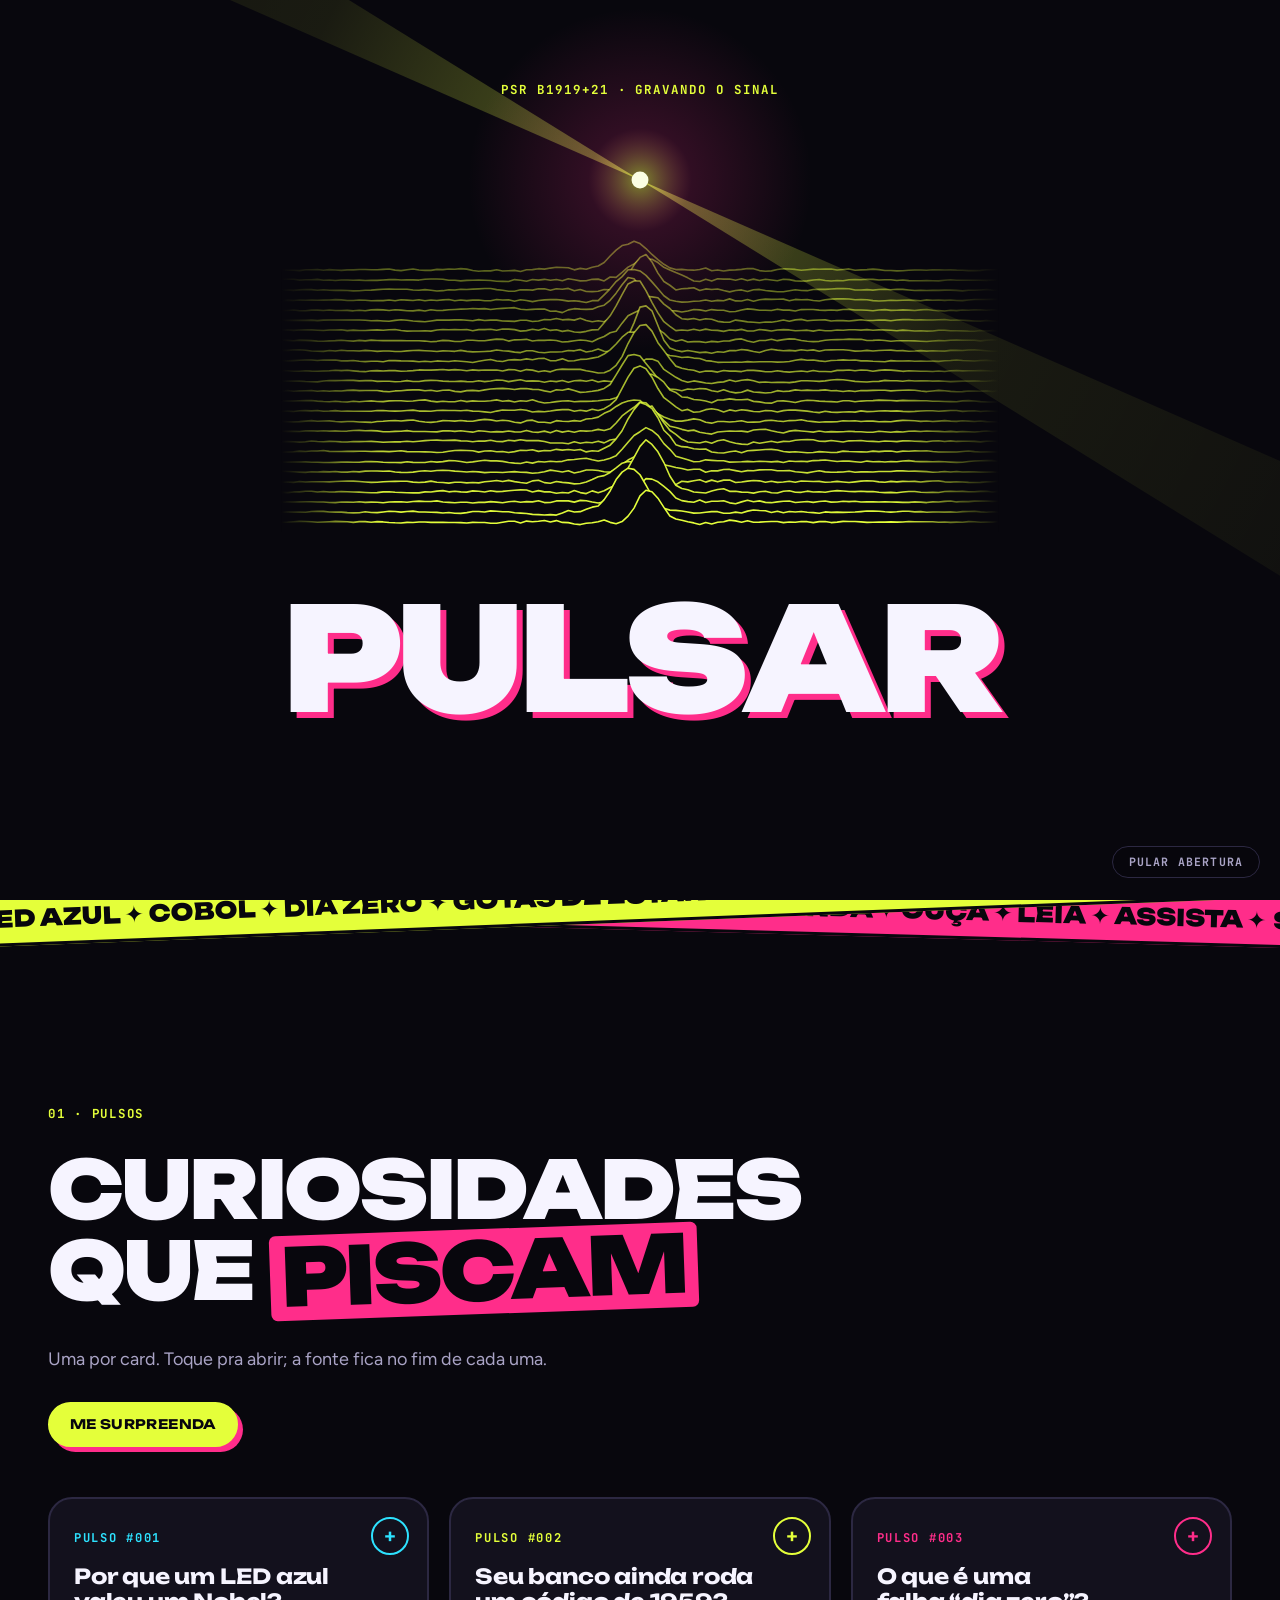
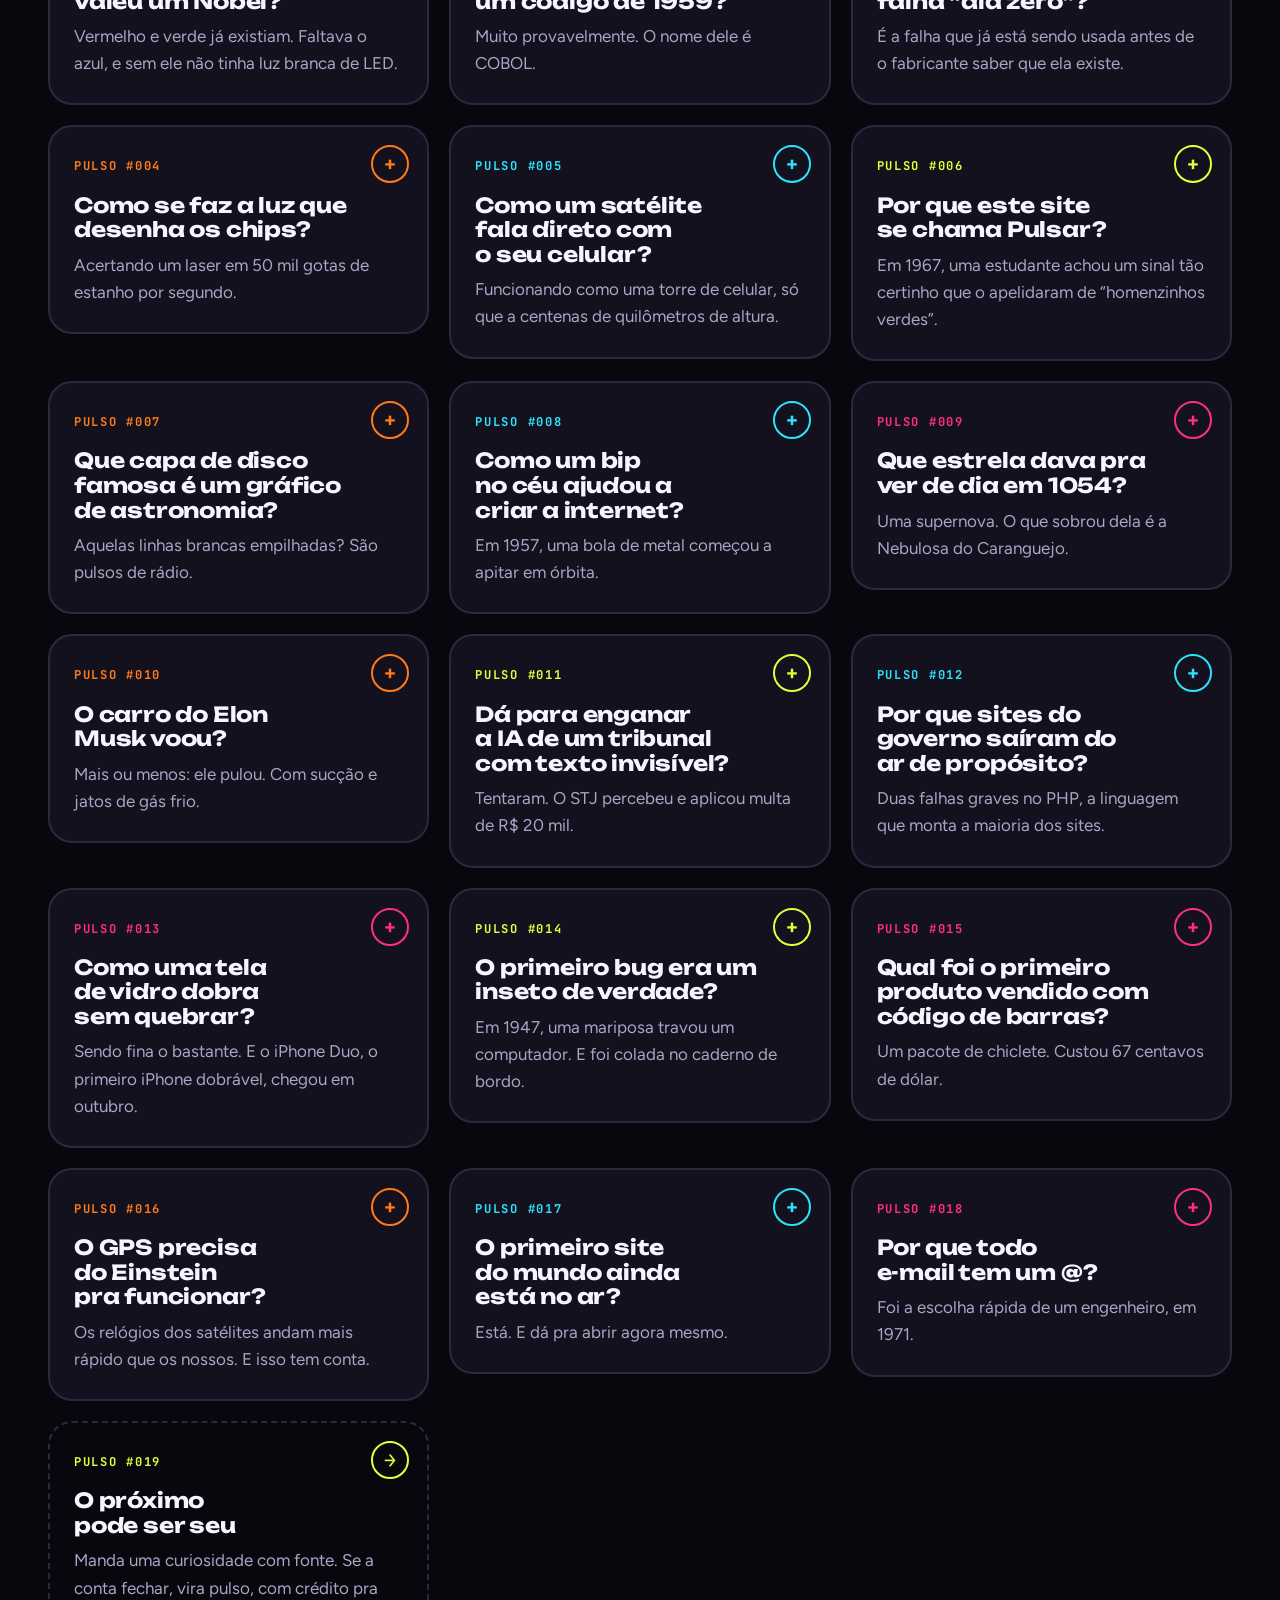
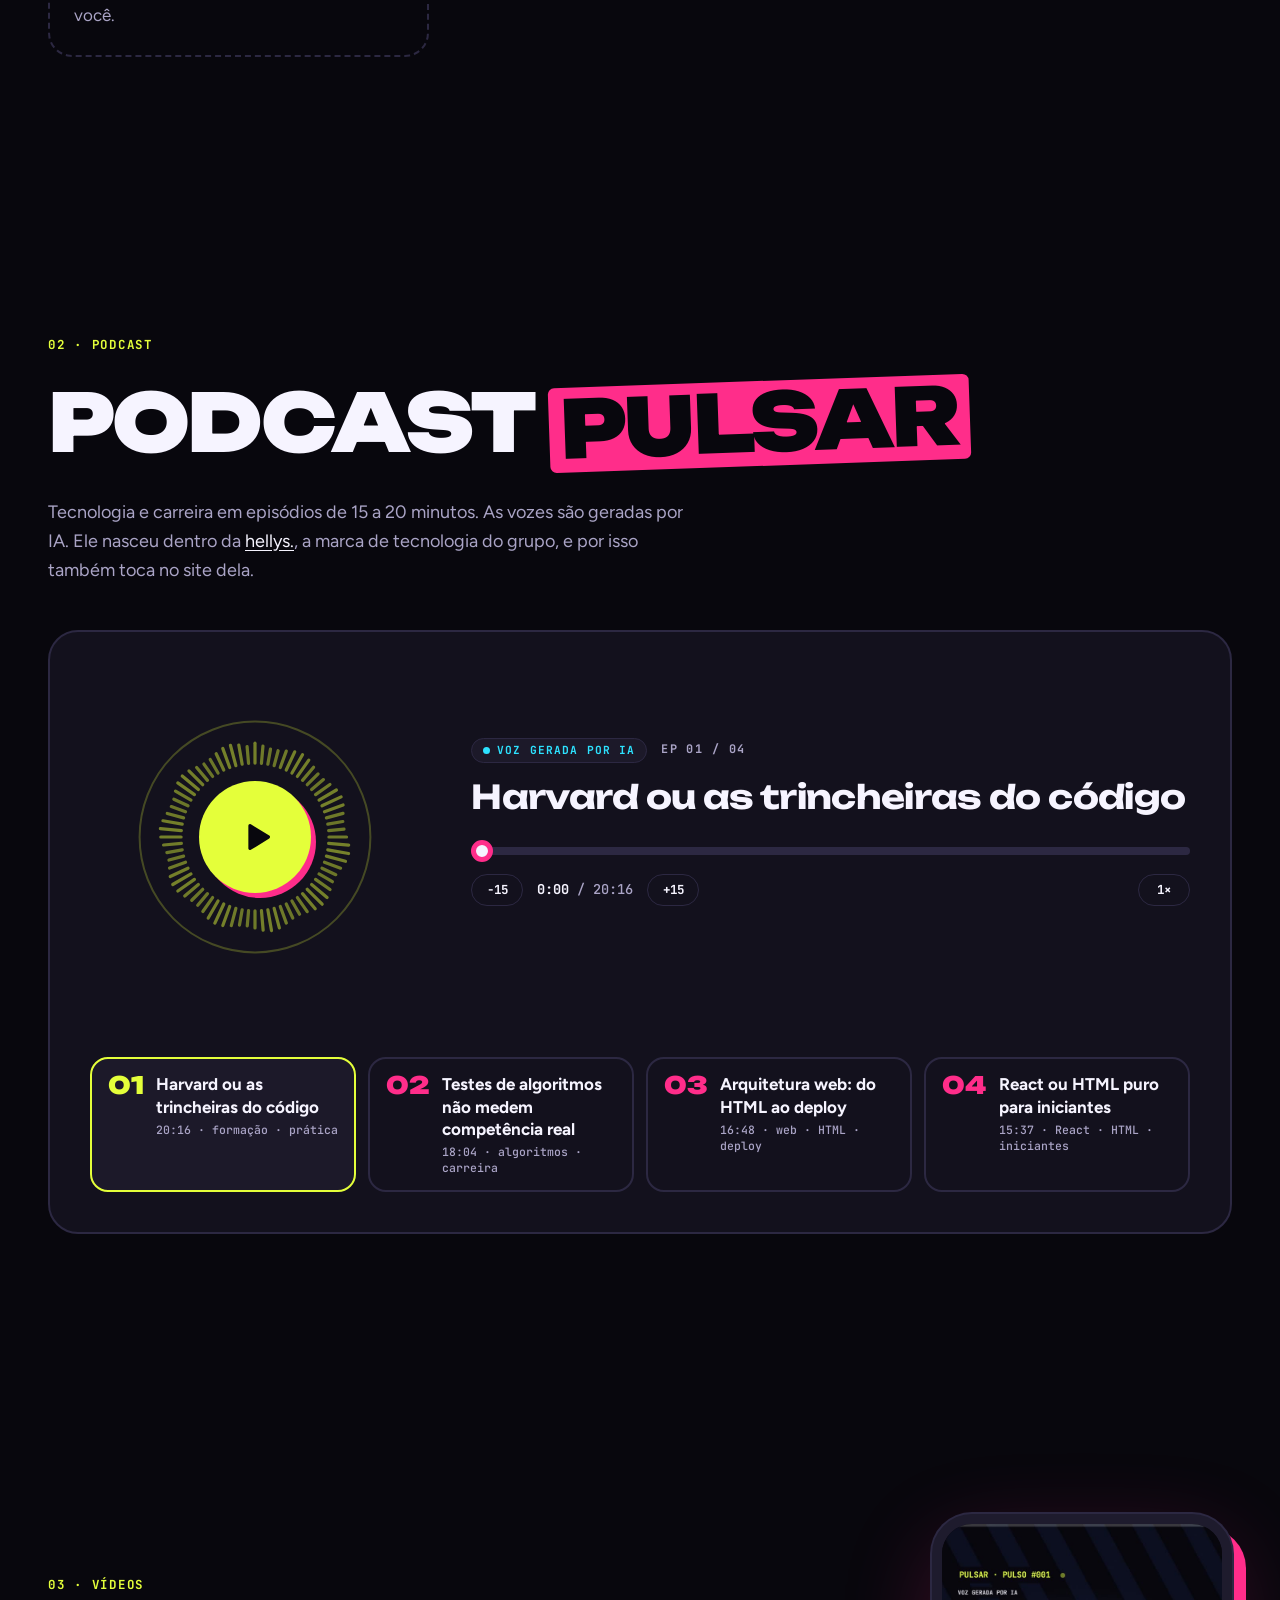
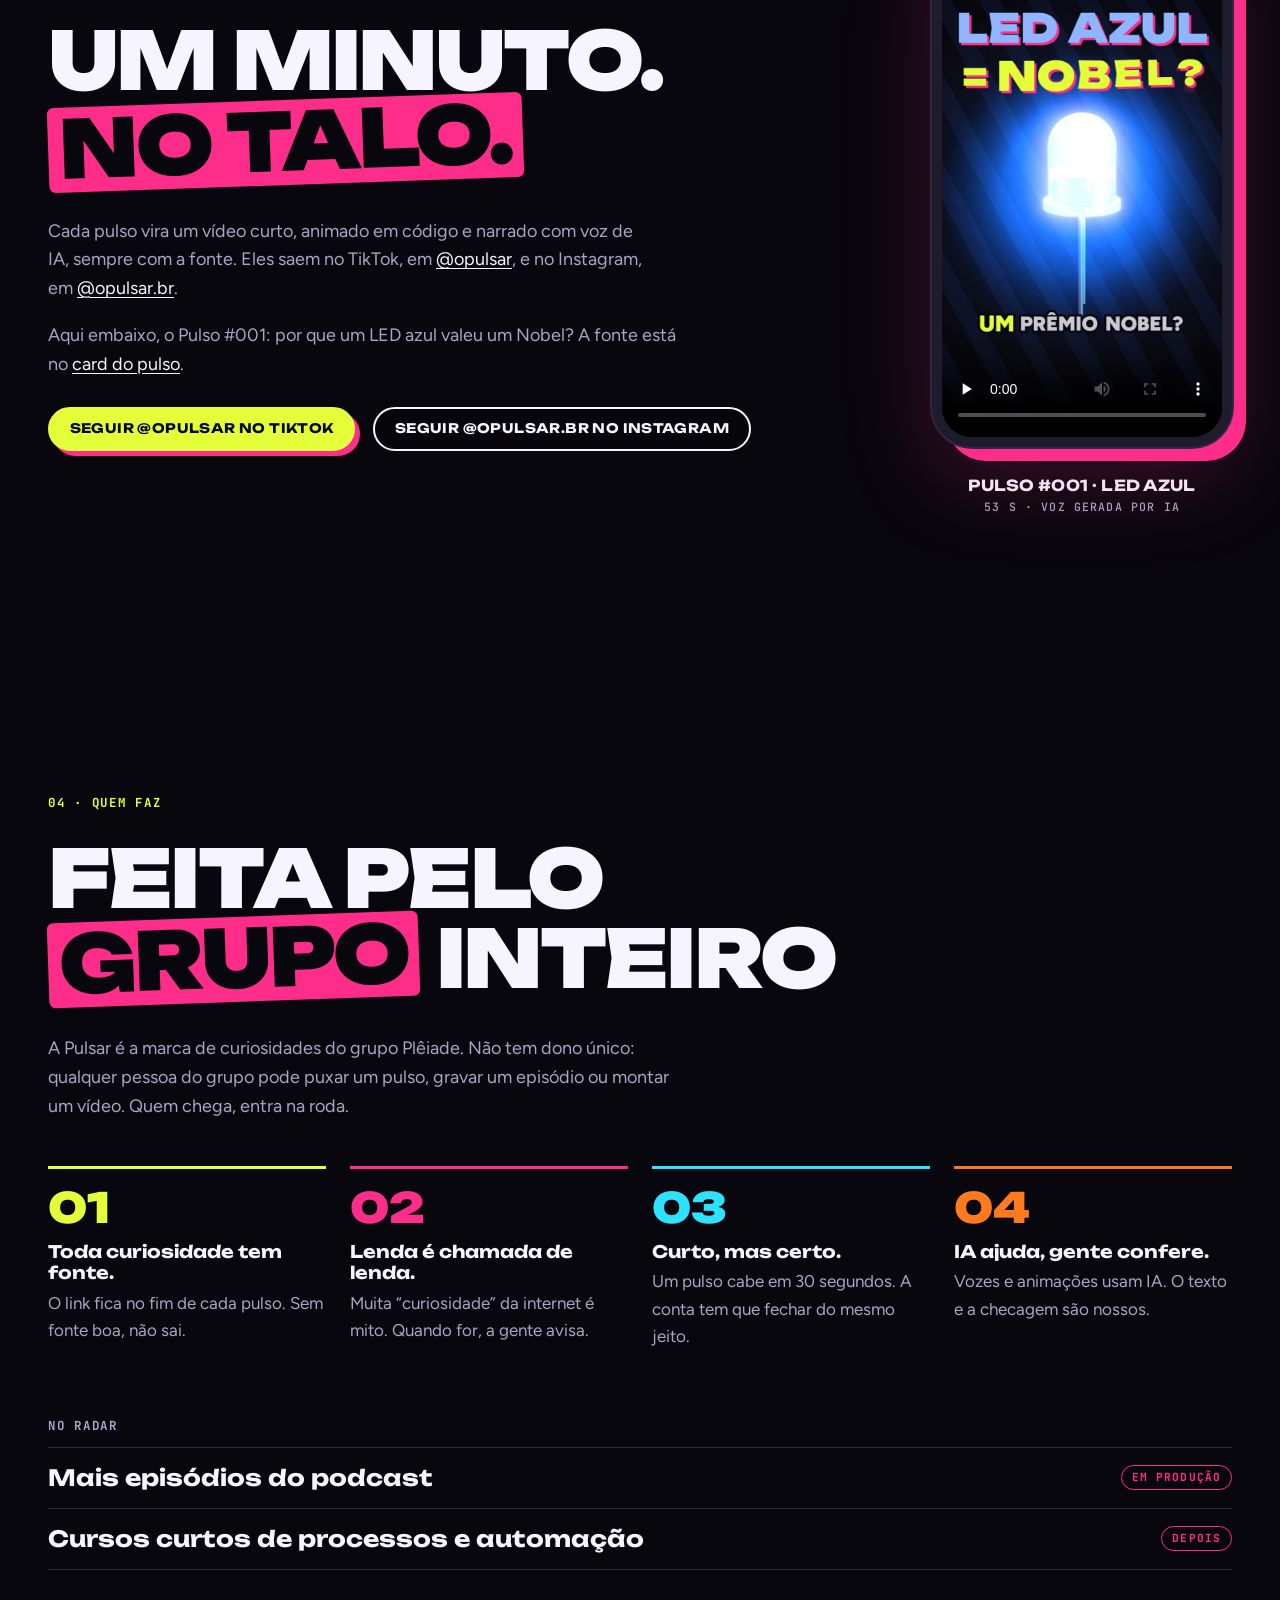
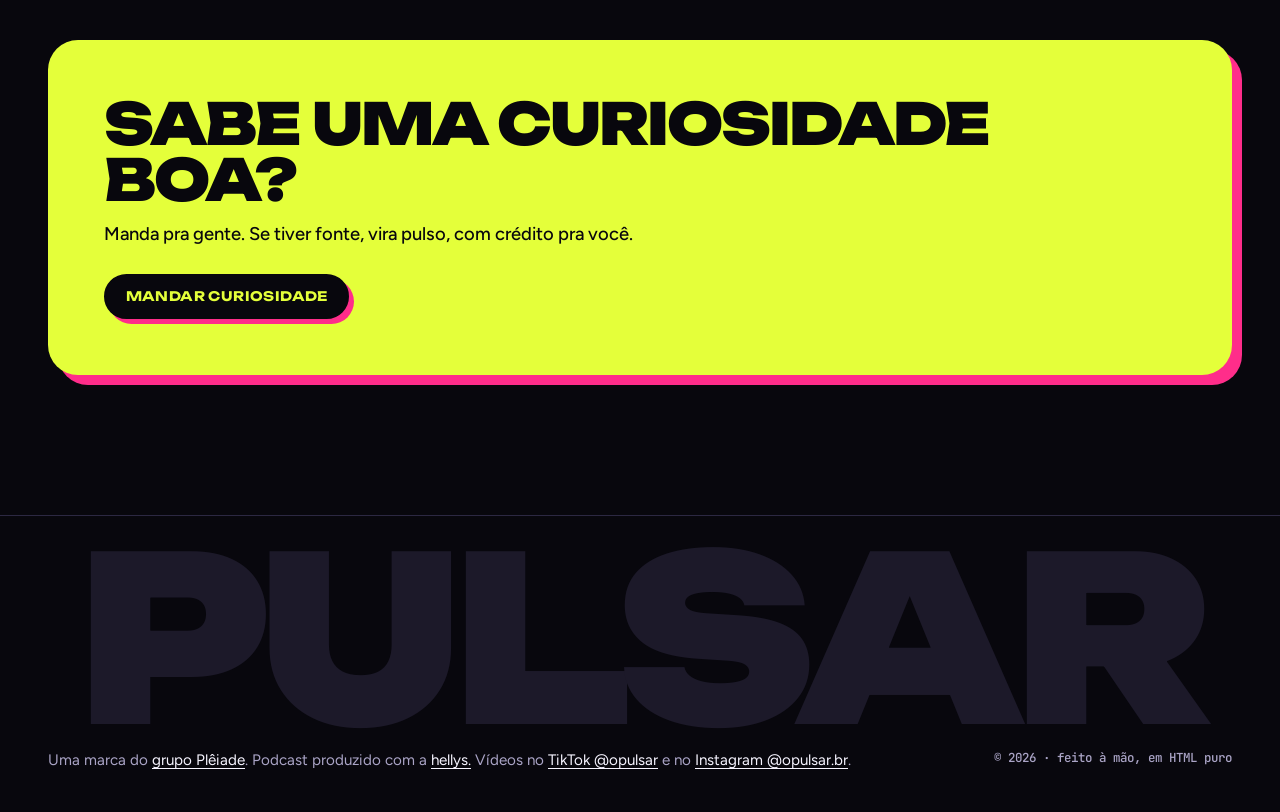
<file: public/index.html>
<!doctype html>
<html lang="pt-BR">
<head>
<meta charset="utf-8">
<meta name="viewport" content="width=device-width, initial-scale=1">
<title>Pulsar · curiosidades de tecnologia</title>
<meta name="description" content="Curiosidades de tecnologia em pulsos curtos, sempre com fonte: o LED azul, o COBOL dos bancos, o Sputnik, a estrela de 1054. Podcast e vídeos. Uma marca do grupo Plêiade.">
<meta name="theme-color" content="#08070d">
<meta property="og:type" content="website">
<meta property="og:locale" content="pt_BR">
<meta property="og:site_name" content="Pulsar">
<meta property="og:title" content="Pulsar · curiosidades de tecnologia">
<meta property="og:description" content="A história por trás do que você usa todo dia, em pulsos curtos e sempre com fonte. Uma marca do grupo Plêiade.">
<meta property="og:url" content="https://opulsar.com.br/">
<meta property="og:image" content="https://opulsar.com.br/og.jpg">
<meta property="og:image:width" content="1200">
<meta property="og:image:height" content="630">
<meta property="og:image:alt" content="PULSAR, curiosidades de tecnologia, sobre um pulsar com linhas de pulso empilhadas">
<meta name="twitter:card" content="summary_large_image">
<link rel="icon" href="data:image/svg+xml,%3Csvg xmlns='http://www.w3.org/2000/svg' viewBox='0 0 32 32'%3E%3Crect width='32' height='32' rx='8' fill='%2308070d'/%3E%3Cpath d='M16 16 25.5 2.5 29.5 6.5Z M16 16 6.5 29.5 2.5 25.5Z' fill='%23e4ff3a'/%3E%3Ccircle cx='16' cy='16' r='4.6' fill='%23e4ff3a'/%3E%3C/svg%3E">
<link rel="preconnect" href="https://fonts.googleapis.com">
<link rel="preconnect" href="https://fonts.gstatic.com" crossorigin>
<link rel="stylesheet" href="https://fonts.googleapis.com/css2?family=Figtree:wght@400;500;600;700&family=JetBrains+Mono:wght@500;700&family=Unbounded:wght@500;700;900&display=swap">
<link rel="stylesheet" href="estilo.css">
<script>
(function () {
  var h = document.documentElement;
  h.classList.add("js");
  // A abertura roda uma vez por visita; nunca para quem pede menos movimento nem quando o link aponta para uma parte da página
  try {
    if (!matchMedia("(prefers-reduced-motion: reduce)").matches && !location.hash && sessionStorage.getItem("pulsar:abertura") !== "vista") {
      h.classList.add("com-abertura");
      setTimeout(function () { h.classList.remove("com-abertura"); }, 8000); // rede de segurança se o site.js não carregar
    }
  } catch (e) {}
})();
</script>
<script src="site.js" defer></script>
</head>
<body>
<div class="abertura">
  <canvas class="abertura-ceu" aria-hidden="true"></canvas>
  <p class="abertura-rotulo" aria-hidden="true">PSR B1919+21 · gravando o sinal</p>
  <p class="abertura-palavra" aria-hidden="true"><span style="--i:0">P</span><span style="--i:1">U</span><span style="--i:2">L</span><span style="--i:3">S</span><span style="--i:4">A</span><span style="--i:5">R</span></p>
  <button class="abertura-pular" type="button">Pular abertura</button>
</div>
<a class="pular" href="#pulsos">Pular para as curiosidades</a>

<header class="topo">
  <a class="marca" href="#inicio" aria-label="Pulsar, voltar ao início">
    <svg class="marca-icone" viewBox="0 0 32 32" aria-hidden="true">
      <g class="marca-feixes"><path d="M16 16 25.5 2.5 29.5 6.5Z M16 16 6.5 29.5 2.5 25.5Z"/></g>
      <circle cx="16" cy="16" r="4.6"/>
    </svg>
    <span class="marca-nome">Pulsar</span>
  </a>
  <nav class="menu" aria-label="Seções">
    <a href="#pulsos">Pulsos</a>
    <a href="#podcast">Podcast</a>
    <a href="#videos">Vídeos</a>
    <a href="#sobre">Quem faz</a>
    <a href="https://www.tiktok.com/@opulsar" target="_blank" rel="noopener">TikTok ↗</a>
    <a href="https://www.instagram.com/opulsar.br/" target="_blank" rel="noopener">Instagram ↗</a>
  </nav>
</header>

<main>
  <section class="hero" id="inicio" aria-labelledby="hero-titulo">
    <canvas class="hero-ceu" aria-hidden="true"></canvas>
    <div class="hero-texto">
      <p class="kicker">PSR B1919+21 · pisca a cada 1,337 s</p>
      <h1 id="hero-titulo" class="palavra">
        <span class="sr">Pulsar</span>
        <span class="letras" aria-hidden="true"><span style="--i:0">P</span><span style="--i:1">U</span><span style="--i:2">L</span><span style="--i:3">S</span><span style="--i:4">A</span><span style="--i:5">R</span></span>
      </h1>
      <p class="lead">Curiosidades de tecnologia em pulsos curtos. A história por trás do que você usa todo dia, <mark>sempre com fonte</mark>.</p>
      <div class="acoes">
        <a class="botao botao-cheio" href="#pulsos">Ver os pulsos</a>
        <a class="botao botao-vazado" href="#podcast">Ouvir o podcast</a>
      </div>
      <div class="hero-rodape">
        <p class="contador">Desde que você chegou, o primeiro pulsar já piscou <b data-contador>0</b> <span data-vezes>vezes</span>. <a href="#pulso-006">Que pulsar?</a></p>
        <button class="som" type="button" aria-pressed="false">
          <svg viewBox="0 0 24 24" aria-hidden="true"><path d="M4 9.5h3.5L12 5.5v13l-4.5-4H4z" fill="currentColor"/><path class="som-ondas" d="M15.5 9a4 4 0 0 1 0 6M18 6.5a7.5 7.5 0 0 1 0 11" fill="none" stroke="currentColor" stroke-width="2" stroke-linecap="round"/></svg>
          <span data-som-rotulo>Ouvir o pulso</span>
        </button>
      </div>
    </div>
    <p class="dica" aria-hidden="true">clique no céu pra mandar um pulso</p>
  </section>

  <div class="faixas" aria-hidden="true">
    <div class="faixa faixa-a"><div class="faixa-trilho">
      <span>LED azul ✦ COBOL ✦ dia zero ✦ gotas de estanho ✦ satélite no celular ✦ homenzinhos verdes ✦ capa de disco ✦ Sputnik ✦ a estrela de 1054 ✦ carro do Elon ✦ texto invisível ✦ falha do PHP ✦ tela que dobra ✦ bug de 1947 ✦ código de barras ✦ GPS e Einstein ✦ primeiro site ✦ arroba ✦ </span><span>LED azul ✦ COBOL ✦ dia zero ✦ gotas de estanho ✦ satélite no celular ✦ homenzinhos verdes ✦ capa de disco ✦ Sputnik ✦ a estrela de 1054 ✦ carro do Elon ✦ texto invisível ✦ falha do PHP ✦ tela que dobra ✦ bug de 1947 ✦ código de barras ✦ GPS e Einstein ✦ primeiro site ✦ arroba ✦ </span>
    </div></div>
    <div class="faixa faixa-b"><div class="faixa-trilho">
      <span>sempre com fonte ✦ curto mas certo ✦ lenda é lenda ✦ ouça ✦ leia ✦ assista ✦ </span><span>sempre com fonte ✦ curto mas certo ✦ lenda é lenda ✦ ouça ✦ leia ✦ assista ✦ </span>
    </div></div>
  </div>

  <section class="secao" id="pulsos" aria-labelledby="pulsos-titulo">
    <div class="secao-topo revela">
      <p class="kicker">01 · Pulsos</p>
      <h2 id="pulsos-titulo" class="titulo">Curiosidades que <em>piscam</em></h2>
      <p class="sub">Uma por card. Toque pra abrir; a fonte fica no fim de cada uma.</p>
      <button class="botao botao-cheio surpresa" type="button">Me surpreenda</button>
    </div>

    <ol class="cards">
      <li class="card revela" id="pulso-001" style="--cor: var(--raio)">
        <div class="card-cabeca">
          <span class="card-num">Pulso #001</span>
          <h3 class="card-titulo"><button type="button" aria-expanded="false" aria-controls="pulso-001-corpo">Por que um LED azul valeu um Nobel?</button></h3>
          <p class="card-gancho">Vermelho e verde já existiam. Faltava o azul, e sem ele não tinha luz branca de LED.</p>
        </div>
        <div class="card-corpo" id="pulso-001-corpo"><div>
          <p>Os LEDs vermelhos existem desde os anos 1960, e os verdes vieram depois. O azul resistiu por uns 30 anos: o material certo, o nitreto de gálio, era dificílimo de cristalizar com qualidade.</p>
          <p>Entre o fim dos anos 1980 e o começo dos 1990, Isamu Akasaki e Hiroshi Amano, em Nagoya, e Shuji Nakamura, na Nichia, uma empresa química pequena do Japão, conseguiram. Com o azul, dá pra fazer luz branca: é só cobrir o LED com um fósforo amarelo. Daí vieram as lâmpadas de LED e a luz por trás de muita tela que você usa.</p>
          <p>Os três levaram o Nobel de Física de 2014, pela invenção do LED azul eficiente.</p>
          <p class="fonte">Fonte: <a href="https://www.nobelprize.org/prizes/physics/2014/press-release/" target="_blank" rel="noopener">comunicado do Prêmio Nobel de Física de 2014</a></p>
          <div class="card-acoes"><a class="card-compartilhar" href="#videos">Ver o vídeo</a><button class="card-compartilhar" type="button">Compartilhar</button></div>
        </div></div>
        <span class="card-mais" aria-hidden="true">+</span>
      </li>

      <li class="card revela" id="pulso-002" style="--cor: var(--pulso)">
        <div class="card-cabeca">
          <span class="card-num">Pulso #002</span>
          <h3 class="card-titulo"><button type="button" aria-expanded="false" aria-controls="pulso-002-corpo">Seu banco ainda roda um código de 1959?</button></h3>
          <p class="card-gancho">Muito provavelmente. O nome dele é COBOL.</p>
        </div>
        <div class="card-corpo" id="pulso-002-corpo"><div>
          <p>O COBOL nasceu em 1959, num comitê de empresas e do governo dos Estados Unidos, com base no trabalho de Grace Hopper. A ideia era escrever programa quase como se escreve em inglês, pensando em negócios: folha de pagamento, contas, banco.</p>
          <p>Em 2017, um levantamento da Reuters estimou que 43% dos sistemas bancários ainda usavam COBOL e que 95% das operações em caixa eletrônico passavam por ele. Trocar é caro e arriscado: são bilhões de linhas que funcionam há décadas. Em 2020, na pandemia, estados americanos chegaram a pedir voluntários que soubessem programar em COBOL.</p>
          <p class="fonte">Fontes: <a href="https://www.ibm.com/think/topics/cobol" target="_blank" rel="noopener">IBM</a> · <a href="https://www.bmc.com/blogs/cobol-trends/" target="_blank" rel="noopener">BMC, com os dados da Reuters</a> · <a href="https://en.wikipedia.org/wiki/COBOL" target="_blank" rel="noopener">Wikipedia</a></p>
          <div class="card-acoes"><a class="card-compartilhar" href="https://www.tiktok.com/@opulsar" target="_blank" rel="noopener">Ver no TikTok</a><button class="card-compartilhar" type="button">Compartilhar</button></div>
        </div></div>
        <span class="card-mais" aria-hidden="true">+</span>
      </li>

      <li class="card revela" id="pulso-003" style="--cor: var(--choque)">
        <div class="card-cabeca">
          <span class="card-num">Pulso #003</span>
          <h3 class="card-titulo"><button type="button" aria-expanded="false" aria-controls="pulso-003-corpo">O que é uma falha “dia zero”?</button></h3>
          <p class="card-gancho">É a falha que já está sendo usada antes de o fabricante saber que ela existe.</p>
        </div>
        <div class="card-corpo" id="pulso-003-corpo"><div>
          <p>O nome vem de quantos dias o fabricante teve para corrigir o problema: zero. Alguém descobre o erro primeiro e usa antes que exista correção. Por isso uma falha dessas vale muito dinheiro.</p>
          <p>O caso mais famoso é o Stuxnet, descoberto em 2010: o vírus usou quatro falhas dia zero do Windows de uma vez para atacar centrífugas nucleares no Irã. A defesa mais simples continua sendo atualizar o sistema. A Microsoft solta o pacote de correções toda segunda terça-feira do mês, a <i>Patch Tuesday</i>.</p>
          <p class="fonte">Fontes: <a href="https://en.wikipedia.org/wiki/Stuxnet" target="_blank" rel="noopener">Wikipedia (Stuxnet)</a> · <a href="https://en.wikipedia.org/wiki/Patch_Tuesday" target="_blank" rel="noopener">Wikipedia (Patch Tuesday)</a></p>
          <div class="card-acoes"><a class="card-compartilhar" href="https://www.tiktok.com/@opulsar" target="_blank" rel="noopener">Ver no TikTok</a><button class="card-compartilhar" type="button">Compartilhar</button></div>
        </div></div>
        <span class="card-mais" aria-hidden="true">+</span>
      </li>

      <li class="card revela" id="pulso-004" style="--cor: var(--brasa)">
        <div class="card-cabeca">
          <span class="card-num">Pulso #004</span>
          <h3 class="card-titulo"><button type="button" aria-expanded="false" aria-controls="pulso-004-corpo">Como se faz a luz que desenha os chips?</button></h3>
          <p class="card-gancho">Acertando um laser em 50 mil gotas de estanho por segundo.</p>
        </div>
        <div class="card-corpo" id="pulso-004-corpo"><div>
          <p>Os chips modernos têm detalhes tão pequenos que a luz comum é “grossa” demais para desenhá-los. A saída é a luz ultravioleta extrema (EUV), e só uma empresa no mundo faz essas máquinas: a ASML, da Holanda.</p>
          <p>A luz não vem pronta. Um gerador solta 50 mil gotinhas de estanho por segundo; um laser acerta cada uma, e o segundo pulso a transforma em plasma, a cerca de 500 mil graus, bem mais quente que a superfície do Sol. Como o ar engole essa luz, tudo acontece no vácuo, guiado por espelhos.</p>
          <p class="fonte">Fontes: <a href="https://www.asml.com/en/discover/hot-machines" target="_blank" rel="noopener">ASML, “The hottest thing about ASML machines”</a> · <a href="https://asml.com/company/about-asml/locations/san-diego" target="_blank" rel="noopener">ASML San Diego</a></p>
          <div class="card-acoes"><a class="card-compartilhar" href="https://www.tiktok.com/@opulsar" target="_blank" rel="noopener">Ver no TikTok</a><button class="card-compartilhar" type="button">Compartilhar</button></div>
        </div></div>
        <span class="card-mais" aria-hidden="true">+</span>
      </li>

      <li class="card revela" id="pulso-005" style="--cor: var(--raio)">
        <div class="card-cabeca">
          <span class="card-num">Pulso #005</span>
          <h3 class="card-titulo"><button type="button" aria-expanded="false" aria-controls="pulso-005-corpo">Como um satélite fala direto com o seu celular?</button></h3>
          <p class="card-gancho">Funcionando como uma torre de celular, só que a centenas de quilômetros de altura.</p>
        </div>
        <div class="card-corpo" id="pulso-005-corpo"><div>
          <p>A torre comum fica a poucos quilômetros; o satélite, a centenas, passando a quase 28 mil km/h. E o celular transmite com menos de um watt. Para ouvir um sinal tão fraco, esses satélites abrem antenas enormes: o protótipo BlueWalker 3, da AST SpaceMobile, tem 64 m², o tamanho de um apartamento pequeno.</p>
          <p>A conversa vai pulando de um satélite para outro, e a rede ainda corrige o efeito Doppler, o mesmo que muda o som da ambulância passando. Por isso o serviço começou com mensagens de texto, que precisam de pouquíssimo sinal.</p>
          <p class="fonte">Fontes: <a href="https://space.com/bluewalker-3-satellite-deploys-largest-commercial-array" target="_blank" rel="noopener">Space.com</a> · <a href="https://www.starlink.com/business/direct-to-cell" target="_blank" rel="noopener">Starlink (Direct to Cell)</a></p>
          <div class="card-acoes"><a class="card-compartilhar" href="https://www.tiktok.com/@opulsar" target="_blank" rel="noopener">Ver no TikTok</a><button class="card-compartilhar" type="button">Compartilhar</button></div>
        </div></div>
        <span class="card-mais" aria-hidden="true">+</span>
      </li>

      <li class="card revela" id="pulso-006" style="--cor: var(--pulso)">
        <div class="card-cabeca">
          <span class="card-num">Pulso #006</span>
          <h3 class="card-titulo"><button type="button" aria-expanded="false" aria-controls="pulso-006-corpo">Por que este site se chama Pulsar?</button></h3>
          <p class="card-gancho">Em 1967, uma estudante achou um sinal tão certinho que o apelidaram de “homenzinhos verdes”.</p>
        </div>
        <div class="card-corpo" id="pulso-006-corpo"><div>
          <p>Jocelyn Bell, doutoranda em Cambridge orientada por Antony Hewish, notou no papel do radiotelescópio um sinal que piscava a cada 1,337 segundo, sem falhar. Era tão regular que a fonte ganhou o apelido LGM-1, de <i>Little Green Men</i>.</p>
          <p>Não eram alienígenas: era uma estrela de nêutrons girando e varrendo o espaço com feixes de rádio, como um farol. Nascia a palavra pulsar. Hewish dividiu o Nobel de Física de 1974; ela ficou de fora. Em 2018, ela ganhou o Breakthrough Prize, de US$ 3 milhões, e doou tudo para bolsas de doutorado em física para grupos sub-representados.</p>
          <p>O feixe que gira no topo desta página pisca no ritmo desse pulsar.</p>
          <p class="fonte">Fontes: <a href="https://public.nrao.edu/tick-tock-pulsating-star/" target="_blank" rel="noopener">NRAO</a> · <a href="https://ras.ac.uk/news-and-press/news/professor-jocelyn-bell-burnell-wins-special-breakthrough-prize" target="_blank" rel="noopener">Royal Astronomical Society</a></p>
          <div class="card-acoes"><a class="card-compartilhar" href="https://www.tiktok.com/@opulsar" target="_blank" rel="noopener">Ver no TikTok</a><button class="card-compartilhar" type="button">Compartilhar</button></div>
        </div></div>
        <span class="card-mais" aria-hidden="true">+</span>
      </li>

      <li class="card revela" id="pulso-007" style="--cor: var(--brasa)">
        <div class="card-cabeca">
          <span class="card-num">Pulso #007</span>
          <h3 class="card-titulo"><button type="button" aria-expanded="false" aria-controls="pulso-007-corpo">Que capa de disco famosa é um gráfico de astronomia?</button></h3>
          <p class="card-gancho">Aquelas linhas brancas empilhadas? São pulsos de rádio.</p>
        </div>
        <div class="card-corpo" id="pulso-007-corpo"><div>
          <p>A capa de <i>Unknown Pleasures</i>, do Joy Division (1979), mostra 80 pulsos seguidos do CP 1919: o mesmo pulsar da Jocelyn Bell. O gráfico saiu da tese de doutorado de Harold Craft, de 1970, e o designer Peter Saville achou a imagem numa enciclopédia de astronomia.</p>
          <p>Virou estampa de camiseta no mundo inteiro. As linhas no topo deste site são uma homenagem: desenhadas por código, ao vivo, no ritmo do pulsar.</p>
          <p class="fonte">Fontes: <a href="https://www.scientificamerican.com/blog/sa-visual/pop-culture-pulsar-origin-story-of-joy-division-s-unknown-pleasures-album-cover-video/" target="_blank" rel="noopener">Scientific American</a> · <a href="https://bigthink.com/strange-maps/known-pleasures-from-pulsar-signal-to-post-punk-icon/" target="_blank" rel="noopener">Big Think</a></p>
          <div class="card-acoes"><a class="card-compartilhar" href="https://www.tiktok.com/@opulsar" target="_blank" rel="noopener">Ver no TikTok</a><button class="card-compartilhar" type="button">Compartilhar</button></div>
        </div></div>
        <span class="card-mais" aria-hidden="true">+</span>
      </li>

      <li class="card revela" id="pulso-008" style="--cor: var(--raio)">
        <div class="card-cabeca">
          <span class="card-num">Pulso #008</span>
          <h3 class="card-titulo"><button type="button" aria-expanded="false" aria-controls="pulso-008-corpo">Como um bip no céu ajudou a criar a internet?</button></h3>
          <p class="card-gancho">Em 1957, uma bola de metal começou a apitar em órbita.</p>
        </div>
        <div class="card-corpo" id="pulso-008-corpo"><div>
          <p>O Sputnik 1, lançado pela União Soviética em 4 de outubro de 1957, foi o primeiro satélite artificial: uma esfera de 58 cm que dava uma volta na Terra a cada 96 minutos e mandava um bip que qualquer radioamador podia ouvir. Ele apitou por 21 dias e queimou ao voltar para a atmosfera, em janeiro de 1958.</p>
          <p>Nos Estados Unidos, o susto virou corrida espacial. Em 1958 nasceram a NASA e uma agência de pesquisa, a ARPA, que anos depois criou a ARPANET, a avó da internet.</p>
          <p class="fonte">Fontes: <a href="https://www.nasa.gov/history/sputnik/" target="_blank" rel="noopener">NASA</a> · <a href="https://en.wikipedia.org/wiki/DARPA" target="_blank" rel="noopener">Wikipedia (DARPA)</a></p>
          <div class="card-acoes"><a class="card-compartilhar" href="https://www.tiktok.com/@opulsar" target="_blank" rel="noopener">Ver no TikTok</a><button class="card-compartilhar" type="button">Compartilhar</button></div>
        </div></div>
        <span class="card-mais" aria-hidden="true">+</span>
      </li>

      <li class="card revela" id="pulso-009" style="--cor: var(--choque)">
        <div class="card-cabeca">
          <span class="card-num">Pulso #009</span>
          <h3 class="card-titulo"><button type="button" aria-expanded="false" aria-controls="pulso-009-corpo">Que estrela dava pra ver de dia em 1054?</button></h3>
          <p class="card-gancho">Uma supernova. O que sobrou dela é a Nebulosa do Caranguejo.</p>
        </div>
        <div class="card-corpo" id="pulso-009-corpo"><div>
          <p>Em 1054, astrônomos chineses anotaram uma “estrela convidada”, tão brilhante que ficou visível de dia por 23 dias e, à noite, por quase dois anos. Era uma supernova: uma estrela gigante explodindo.</p>
          <p>Os restos formam a Nebulosa do Caranguejo, a uns 6.500 anos-luz daqui: a explosão aconteceu muito antes, e a luz só chegou em 1054. No meio dela gira um pulsar, umas 30 vezes por segundo.</p>
          <p class="fonte">Fontes: <a href="https://science.nasa.gov/mission/hubble/science/explore-the-night-sky/hubble-messier-catalog/messier-1/" target="_blank" rel="noopener">NASA (Hubble, Messier 1)</a> · <a href="https://esahubble.org/images/heic0515a/" target="_blank" rel="noopener">ESA/Hubble</a></p>
          <div class="card-acoes"><a class="card-compartilhar" href="https://www.tiktok.com/@opulsar" target="_blank" rel="noopener">Ver no TikTok</a><button class="card-compartilhar" type="button">Compartilhar</button></div>
        </div></div>
        <span class="card-mais" aria-hidden="true">+</span>
      </li>

      <li class="card revela" id="pulso-010" style="--cor: var(--brasa)">
        <div class="card-cabeca">
          <span class="card-num">Pulso #010</span>
          <h3 class="card-titulo"><button type="button" aria-expanded="false" aria-controls="pulso-010-corpo">O carro do Elon Musk voou?</button></h3>
          <p class="card-gancho">Mais ou menos: ele pulou. Com sucção e jatos de gás frio.</p>
        </div>
        <div class="card-corpo" id="pulso-010-corpo"><div>
          <p>Em outubro de 2026, a Tesla mostrou o novo Roadster numa base da SpaceX, no Texas. O carro subiu uma rampa curva de cabeça para baixo, saltou, deu uma cambalhota no ar por cima de outros carros e pousou sobre as rodas.</p>
          <p>São dois truques: ventiladores embaixo do carro sugam o ar e grudam ele no chão, e propulsores de gás frio, a mesma ideia que a SpaceX usa para virar foguetes, empurram o carro para cima. Não tem fogo: é ar comprimido. A produção está prevista para 2028, e ele ainda não está liberado para as ruas.</p>
          <p class="fonte">Fontes: <a href="https://www.deseret.com/business/2026/10/16/new-tesla-roadster-flies-several-meters-in-the-air-at-texas-exhibition" target="_blank" rel="noopener">Deseret News</a> · <a href="https://click2houston.com/news/local/2026/10/16/tesla-unveils-new-roadster-with-rocket-style-thrusters-targets-2028-production" target="_blank" rel="noopener">KPRC Click2Houston</a></p>
          <div class="card-acoes"><a class="card-compartilhar" href="https://www.tiktok.com/@opulsar" target="_blank" rel="noopener">Ver no TikTok</a><button class="card-compartilhar" type="button">Compartilhar</button></div>
        </div></div>
        <span class="card-mais" aria-hidden="true">+</span>
      </li>
      <li class="card revela" id="pulso-011" style="--cor: var(--pulso)">
        <div class="card-cabeca">
          <span class="card-num">Pulso #011</span>
          <h3 class="card-titulo"><button type="button" aria-expanded="false" aria-controls="pulso-011-corpo">Dá para enganar a IA de um tribunal com texto invisível?</button></h3>
          <p class="card-gancho">Tentaram. O STJ percebeu e aplicou multa de R$ 20 mil.</p>
        </div>
        <div class="card-corpo" id="pulso-011-corpo"><div>
          <p>Em outubro de 2026, a 1ª Turma do STJ multou advogados que esconderam comandos para a inteligência artificial do tribunal dentro de um recurso. Um dos trechos estava no rodapé, na mesma cor da faixa decorativa: a olho nu, ninguém lia. A IA, que lê o texto todo, leria.</p>
          <p>O comando pedia para a IA concluir que o recurso devia ser aceito por inteiro. Isso se chama injeção de comando (<i>prompt injection</i>). Para o tribunal, esconder a ordem já é o problema, mesmo sem efeito no julgamento. O caso foi para a OAB do Paraná e para o Ministério Público Federal.</p>
          <p class="fonte">Fontes: <a href="https://olhardigital.com.br/2026/10/21/inteligencia-artificial/stj-multa-advogados-por-tentar-manipular-ia-com-comandos-ocultos/" target="_blank" rel="noopener">Olhar Digital</a> · <a href="https://convergenciadigital.com.br/inovacao/stj-impoe-a-maior-multa-ja-aplicada-ao-uso-de-comandos-ocultos-de-ia-em-peticao/" target="_blank" rel="noopener">Convergência Digital</a></p>
          <div class="card-acoes"><a class="card-compartilhar" href="https://www.tiktok.com/@opulsar" target="_blank" rel="noopener">Ver no TikTok</a><button class="card-compartilhar" type="button">Compartilhar</button></div>
        </div></div>
        <span class="card-mais" aria-hidden="true">+</span>
      </li>
      <li class="card revela" id="pulso-012" style="--cor: var(--raio)">
        <div class="card-cabeca">
          <span class="card-num">Pulso #012</span>
          <h3 class="card-titulo"><button type="button" aria-expanded="false" aria-controls="pulso-012-corpo">Por que sites do governo saíram do ar de propósito?</button></h3>
          <p class="card-gancho">Duas falhas graves no PHP, a linguagem que monta a maioria dos sites.</p>
        </div>
        <div class="card-corpo" id="pulso-012-corpo"><div>
          <p>O PHP é a “cozinha” de um site: ele monta a página no servidor antes de ela chegar no seu celular. Segundo a W3Techs, ele roda em 69,2% dos sites cuja linguagem do servidor é conhecida.</p>
          <p>Em outubro de 2026, o CTIR Gov alertou para duas falhas críticas que deixam um estranho dar ordens ao servidor sem senha (execução remota de código). A orientação era atualizar com urgência e, se não desse na hora, fechar o acesso pela internet. Por isso alguns sites de governos e tribunais saíram do ar.</p>
          <p class="fonte">Fontes: <a href="https://convergenciadigital.com.br/governo/governo-manda-fazer-atualizacao-urgente-e-ate-tirar-do-ar-sites-por-conta-das-vulnerabilidades-no-php/" target="_blank" rel="noopener">Convergência Digital</a> · <a href="https://www.otempo.com.br/brasil/2026/10/22/falha-de-seguranca-faz-governos-e-tribunais-no-brasil-tirarem-sites-do-ar" target="_blank" rel="noopener">O Tempo</a> · <a href="https://w3techs.com/technologies/details/pl-php" target="_blank" rel="noopener">W3Techs</a></p>
          <div class="card-acoes"><a class="card-compartilhar" href="https://www.tiktok.com/@opulsar" target="_blank" rel="noopener">Ver no TikTok</a><button class="card-compartilhar" type="button">Compartilhar</button></div>
        </div></div>
        <span class="card-mais" aria-hidden="true">+</span>
      </li>
      <li class="card revela" id="pulso-013" style="--cor: var(--choque)">
        <div class="card-cabeca">
          <span class="card-num">Pulso #013</span>
          <h3 class="card-titulo"><button type="button" aria-expanded="false" aria-controls="pulso-013-corpo">Como uma tela de vidro dobra sem quebrar?</button></h3>
          <p class="card-gancho">Sendo fina o bastante. E o iPhone Duo, o primeiro iPhone dobrável, chegou em outubro.</p>
        </div>
        <div class="card-corpo" id="pulso-013-corpo"><div>
          <p>Vidro comum é duro, mas não estica: ao dobrar, a parte de fora é puxada e racha. Quanto mais fino, mais ele curva sem quebrar. Nos dobráveis, a tela leva um vidro ultrafino; o da Samsung, por exemplo, tem 30 micrômetros, menos que um fio de cabelo.</p>
          <p>Embaixo fica a tela OLED, em que cada ponto acende sozinho, sem placa de luz atrás; por isso ela pode ser feita sobre plástico flexível. No iPhone Duo, lançado em 23 de outubro de 2026, a tela interna tem 7,6 polegadas e a externa, 5,4. Aberto, ele tem 5,2 mm de espessura; fechado, 11,3.</p>
          <p class="fonte">Fontes: <a href="https://www.apple.com/newsroom/2026/10/iphone-duo-arrives-at-apple-store-locations-worldwide/" target="_blank" rel="noopener">Apple (newsroom)</a> · <a href="https://www.apple.com/iphone-duo/specs/" target="_blank" rel="noopener">Apple (especificações)</a> · <a href="https://www.samsung.com/uk/support/mobile-devices/what-is-the-foldable-display-and-protective-film-on-my-smartphone/" target="_blank" rel="noopener">Samsung</a></p>
          <div class="card-acoes"><a class="card-compartilhar" href="https://www.tiktok.com/@opulsar" target="_blank" rel="noopener">Ver no TikTok</a><button class="card-compartilhar" type="button">Compartilhar</button></div>
        </div></div>
        <span class="card-mais" aria-hidden="true">+</span>
      </li>
      <li class="card revela" id="pulso-014" style="--cor: var(--pulso)">
        <div class="card-cabeca">
          <span class="card-num">Pulso #014</span>
          <h3 class="card-titulo"><button type="button" aria-expanded="false" aria-controls="pulso-014-corpo">O primeiro bug era um inseto de verdade?</button></h3>
          <p class="card-gancho">Em 1947, uma mariposa travou um computador. E foi colada no caderno de bordo.</p>
        </div>
        <div class="card-corpo" id="pulso-014-corpo"><div>
          <p>Em 9 de setembro de 1947, a equipe do Harvard Mark II achou uma mariposa presa no relé 70 do painel F. Ela foi colada no diário de operação, com a anotação “First actual case of bug being found”: o primeiro caso de um bug de verdade.</p>
          <p>A piada só funciona porque engenheiros já chamavam defeito de “bug” desde o século 19. Dessa vez, era literal. Grace Hopper trabalhava nessa equipe e adorava contar a história, mas o próprio Smithsonian diz que o caderno provavelmente não era dela.</p>
          <p>A página, com a mariposa, está no Museu Nacional de História Americana, em Washington.</p>
          <p class="fonte">Fontes: <a href="https://www.si.edu/object/log-book-computer-bug:nmah_334663" target="_blank" rel="noopener">Smithsonian</a> · <a href="https://daily.jstor.org/the-bug-in-the-computer-bug-story/" target="_blank" rel="noopener">JSTOR Daily</a></p>
          <div class="card-acoes"><a class="card-compartilhar" href="https://www.tiktok.com/@opulsar" target="_blank" rel="noopener">Ver no TikTok</a><button class="card-compartilhar" type="button">Compartilhar</button></div>
        </div></div>
        <span class="card-mais" aria-hidden="true">+</span>
      </li>

      <li class="card revela" id="pulso-015" style="--cor: var(--choque)">
        <div class="card-cabeca">
          <span class="card-num">Pulso #015</span>
          <h3 class="card-titulo"><button type="button" aria-expanded="false" aria-controls="pulso-015-corpo">Qual foi o primeiro produto vendido com código de barras?</button></h3>
          <p class="card-gancho">Um pacote de chiclete. Custou 67 centavos de dólar.</p>
        </div>
        <div class="card-corpo" id="pulso-015-corpo"><div>
          <p>Às 8h01 de 26 de junho de 1974, no mercado Marsh de Troy, em Ohio (EUA), um pacote com 10 chicletes Juicy Fruit passou pelo leitor. Foi a primeira compra registrada com o código UPC, aquele das barras pretas e brancas que até hoje está em quase tudo.</p>
          <p>O pacote custou US$ 0,67 e foi parar no Smithsonian.</p>
          <p class="fonte">Fontes: <a href="https://en.wikipedia.org/wiki/Universal_Product_Code" target="_blank" rel="noopener">Wikipedia (UPC)</a> · <a href="https://www.hmdb.org/m.asp?m=252408" target="_blank" rel="noopener">placa histórica em Troy (HMdb)</a></p>
          <div class="card-acoes"><a class="card-compartilhar" href="https://www.tiktok.com/@opulsar" target="_blank" rel="noopener">Ver no TikTok</a><button class="card-compartilhar" type="button">Compartilhar</button></div>
        </div></div>
        <span class="card-mais" aria-hidden="true">+</span>
      </li>

      <li class="card revela" id="pulso-016" style="--cor: var(--brasa)">
        <div class="card-cabeca">
          <span class="card-num">Pulso #016</span>
          <h3 class="card-titulo"><button type="button" aria-expanded="false" aria-controls="pulso-016-corpo">O GPS precisa do Einstein pra funcionar?</button></h3>
          <p class="card-gancho">Os relógios dos satélites andam mais rápido que os nossos. E isso tem conta.</p>
        </div>
        <div class="card-corpo" id="pulso-016-corpo"><div>
          <p>Os satélites do GPS voam a uns 20 mil km de altura, a quase 4 km por segundo. Pela relatividade restrita, a velocidade atrasa os relógios deles em uns 7 microssegundos por dia. Pela relatividade geral, a gravidade mais fraca lá em cima adianta em uns 45. Saldo: 38 microssegundos por dia a mais.</p>
          <p>Parece nada, mas o GPS calcula distância pelo tempo que o sinal leva pra chegar, e a luz anda uns 11 km em 38 microssegundos. Por isso os relógios saem da Terra já ajustados pra compensar.</p>
          <p class="fonte">Fonte: <a href="https://www.astronomy.ohio-state.edu/pogge.1/Ast162/Unit5/gps.html" target="_blank" rel="noopener">Richard Pogge, Ohio State University</a></p>
          <div class="card-acoes"><a class="card-compartilhar" href="https://www.tiktok.com/@opulsar" target="_blank" rel="noopener">Ver no TikTok</a><button class="card-compartilhar" type="button">Compartilhar</button></div>
        </div></div>
        <span class="card-mais" aria-hidden="true">+</span>
      </li>

      <li class="card revela" id="pulso-017" style="--cor: var(--raio)">
        <div class="card-cabeca">
          <span class="card-num">Pulso #017</span>
          <h3 class="card-titulo"><button type="button" aria-expanded="false" aria-controls="pulso-017-corpo">O primeiro site do mundo ainda está no ar?</button></h3>
          <p class="card-gancho">Está. E dá pra abrir agora mesmo.</p>
        </div>
        <div class="card-corpo" id="pulso-017-corpo"><div>
          <p>A web nasceu no CERN, o laboratório europeu de física de partículas, com Tim Berners-Lee. Em 2013, o CERN colocou de volta, no endereço original, uma cópia de 1992 da primeira página: a que explicava o próprio projeto World Wide Web. Só texto e link, nenhuma imagem.</p>
          <p>Vale a visita: <a href="http://info.cern.ch/hypertext/WWW/TheProject.html" target="_blank" rel="noopener">info.cern.ch</a>.</p>
          <p class="fonte">Fonte: <a href="https://www.w3.org/community/webhistory/2013/04/03/restoring-the-first-website" target="_blank" rel="noopener">W3C, “Restoring the first website”</a></p>
          <div class="card-acoes"><a class="card-compartilhar" href="https://www.tiktok.com/@opulsar" target="_blank" rel="noopener">Ver no TikTok</a><button class="card-compartilhar" type="button">Compartilhar</button></div>
        </div></div>
        <span class="card-mais" aria-hidden="true">+</span>
      </li>

      <li class="card revela" id="pulso-018" style="--cor: var(--choque)">
        <div class="card-cabeca">
          <span class="card-num">Pulso #018</span>
          <h3 class="card-titulo"><button type="button" aria-expanded="false" aria-controls="pulso-018-corpo">Por que todo <span class="junto">e-mail</span> tem um @?</button></h3>
          <p class="card-gancho">Foi a escolha rápida de um engenheiro, em 1971.</p>
        </div>
        <div class="card-corpo" id="pulso-018-corpo"><div>
          <p>Em 1971, Ray Tomlinson mandou a primeira mensagem entre dois computadores pela ARPANET, a rede que deu origem à internet. As duas máquinas estavam lado a lado, na mesma sala.</p>
          <p>Ele precisava separar o nome da pessoa do nome do computador e escolheu o @, um símbolo pouco usado que em inglês se lê “at” (em): fulano @ máquina. E o que dizia a mensagem? Nem ele lembrava; contou que devia ser algo como QWERTYUIOP.</p>
          <p class="fonte">Fonte: <a href="https://www.computinghistory.org.uk/det/1787/Ray-Tomlinson/" target="_blank" rel="noopener">Centre for Computing History</a></p>
          <div class="card-acoes"><a class="card-compartilhar" href="https://www.tiktok.com/@opulsar" target="_blank" rel="noopener">Ver no TikTok</a><button class="card-compartilhar" type="button">Compartilhar</button></div>
        </div></div>
        <span class="card-mais" aria-hidden="true">+</span>
      </li>

      <li class="card convite revela" style="--cor: var(--pulso)">
        <div class="card-cabeca">
          <span class="card-num">Pulso #019</span>
          <h3 class="card-titulo"><a href="mailto:guilherme.hellys1@gmail.com?subject=Curiosidade%20para%20a%20Pulsar">O próximo pode ser seu</a></h3>
          <p class="card-gancho">Manda uma curiosidade com fonte. Se a conta fechar, vira pulso, com crédito pra você.</p>
        </div>
        <span class="card-mais" aria-hidden="true">→</span>
      </li>
    </ol>
  </section>

  <section class="secao podcast" id="podcast" aria-labelledby="podcast-titulo">
    <div class="secao-topo revela">
      <p class="kicker">02 · Podcast</p>
      <h2 id="podcast-titulo" class="titulo">Podcast <em>Pulsar</em></h2>
      <p class="sub">Tecnologia e carreira em episódios de 15 a 20 minutos. As vozes são geradas por IA. Ele nasceu dentro da <a href="https://hellys.dev.br/#podcast" target="_blank" rel="noopener">hellys.</a>, a marca de tecnologia do grupo, e por isso também toca no site dela.</p>
    </div>

    <div class="player revela" data-estado="parado">
      <div class="player-palco">
        <canvas class="player-onda" aria-hidden="true"></canvas>
        <button class="player-play" type="button" aria-label="Ouvir episódio">
          <svg class="ic-play" viewBox="0 0 24 24" aria-hidden="true"><path d="M8 5.2v13.6a1 1 0 0 0 1.5.86l11-6.8a1 1 0 0 0 0-1.72l-11-6.8A1 1 0 0 0 8 5.2z" fill="currentColor"/></svg>
          <svg class="ic-pausa" viewBox="0 0 24 24" aria-hidden="true"><rect x="6" y="5" width="4.2" height="14" rx="1.2" fill="currentColor"/><rect x="13.8" y="5" width="4.2" height="14" rx="1.2" fill="currentColor"/></svg>
        </button>
      </div>

      <div class="player-info">
        <div class="player-selos">
          <span class="selo">voz gerada por IA</span>
          <span class="player-ep" data-ep>EP 01 / 04</span>
        </div>
        <h3 class="player-titulo" data-titulo>Harvard ou as trincheiras do código</h3>
        <input class="player-barra" type="range" min="0" max="1216" step="1" value="0" aria-label="Posição no episódio" aria-valuetext="0:00 de 20:16">
        <div class="player-controles">
          <button class="player-pular" type="button" data-pular="-15" aria-label="Voltar 15 segundos">−15</button>
          <span class="player-tempo"><b data-atual>0:00</b> / <span data-total>20:16</span></span>
          <button class="player-pular" type="button" data-pular="15" aria-label="Avançar 15 segundos">+15</button>
          <button class="player-vel" type="button" aria-label="Velocidade: 1×">1×</button>
        </div>
        <p class="player-aviso" role="status"></p>
      </div>

      <ol class="episodios">
        <li><button class="ep" type="button" aria-current="true" data-src="https://hellys.dev.br/audio/harvard-ou-as-trincheiras-do-codigo.m4a" data-dur="1216.2"><span class="ep-n">01</span><span class="ep-titulo">Harvard ou as trincheiras do código</span><span class="ep-meta">20:16 · formação · prática</span></button></li>
        <li><button class="ep" type="button" data-src="https://hellys.dev.br/audio/testes-de-algoritmos-nao-medem-competencia-real.m4a" data-dur="1084.9"><span class="ep-n">02</span><span class="ep-titulo">Testes de algoritmos não medem competência real</span><span class="ep-meta">18:04 · algoritmos · carreira</span></button></li>
        <li><button class="ep" type="button" data-src="https://hellys.dev.br/audio/arquitetura-web-do-html-ao-deploy.m4a" data-dur="1008.7"><span class="ep-n">03</span><span class="ep-titulo">Arquitetura web: do HTML ao deploy</span><span class="ep-meta">16:48 · web · HTML · deploy</span></button></li>
        <li><button class="ep" type="button" data-src="https://hellys.dev.br/audio/react-ou-html-puro-para-iniciantes.m4a" data-dur="937.4"><span class="ep-n">04</span><span class="ep-titulo">React ou HTML puro para iniciantes</span><span class="ep-meta">15:37 · React · HTML · iniciantes</span></button></li>
      </ol>
    </div>
    <audio class="player-audio" preload="none" crossorigin="anonymous"></audio>
  </section>

  <section class="secao videos" id="videos" aria-labelledby="videos-titulo">
    <div class="videos-grade">
      <div class="secao-topo revela">
        <p class="kicker">03 · Vídeos</p>
        <h2 id="videos-titulo" class="titulo">Um minuto. <em>No talo.</em></h2>
        <p class="sub">Cada pulso vira um vídeo curto, animado em código e narrado com voz de IA, sempre com a fonte. Eles saem no TikTok, em <a href="https://www.tiktok.com/@opulsar" target="_blank" rel="noopener">@opulsar</a>, e no Instagram, em <a href="https://www.instagram.com/opulsar.br/" target="_blank" rel="noopener">@opulsar.br</a>.</p>
        <p class="sub">Aqui embaixo, o Pulso #001: por que um LED azul valeu um Nobel? A fonte está no <a href="#pulso-001">card do pulso</a>.</p>
        <p class="videos-seguir"><a class="botao botao-cheio" href="https://www.tiktok.com/@opulsar" target="_blank" rel="noopener">Seguir @opulsar no TikTok</a> <a class="botao botao-vazado" href="https://www.instagram.com/opulsar.br/" target="_blank" rel="noopener">Seguir @opulsar.br no Instagram</a></p>
      </div>
      <figure class="celular revela">
        <div class="celular-tela">
          <video class="celular-video" src="videos/led-azul.mp4" poster="videos/led-azul.jpg" controls playsinline preload="none" aria-describedby="video-led-azul"></video>
        </div>
        <figcaption id="video-led-azul" class="celular-legenda">Pulso #001 · LED azul<span>53 s · voz gerada por IA</span></figcaption>
      </figure>
    </div>
  </section>

  <section class="secao sobre" id="sobre" aria-labelledby="sobre-titulo">
    <div class="secao-topo revela">
      <p class="kicker">04 · Quem faz</p>
      <h2 id="sobre-titulo" class="titulo">Feita pelo <em>grupo</em> inteiro</h2>
      <p class="sub">A Pulsar é a marca de curiosidades do grupo Plêiade. Não tem dono único: qualquer pessoa do grupo pode puxar um pulso, gravar um episódio ou montar um vídeo. Quem chega, entra na roda.</p>
    </div>

    <ol class="regras">
      <li class="regra revela" style="--cor: var(--pulso)"><b>Toda curiosidade tem fonte.</b>O link fica no fim de cada pulso. Sem fonte boa, não sai.</li>
      <li class="regra revela" style="--cor: var(--choque)"><b>Lenda é chamada de lenda.</b>Muita “curiosidade” da internet é mito. Quando for, a gente avisa.</li>
      <li class="regra revela" style="--cor: var(--raio)"><b>Curto, mas certo.</b>Um pulso cabe em 30 segundos. A conta tem que fechar do mesmo jeito.</li>
      <li class="regra revela" style="--cor: var(--brasa)"><b>IA ajuda, gente confere.</b>Vozes e animações usam IA. O texto e a checagem são nossos.</li>
    </ol>

    <div class="vem revela">
      <h3 class="vem-titulo">No radar</h3>
      <ul class="vem-lista">
        <li><span>Mais episódios do podcast</span><i>em produção</i></li>
        <li><span>Cursos curtos de processos e automação</span><i>depois</i></li>
      </ul>
    </div>

    <div class="chamada revela">
      <p class="chamada-titulo">Sabe uma curiosidade boa?</p>
      <p class="chamada-texto">Manda pra gente. Se tiver fonte, vira pulso, com crédito pra você.</p>
      <a class="botao botao-escuro" href="mailto:guilherme.hellys1@gmail.com?subject=Curiosidade%20para%20a%20Pulsar">Mandar curiosidade</a>
    </div>
  </section>
</main>

<footer class="rodape">
  <p class="rodape-palavra" aria-hidden="true">Pulsar</p>
  <div class="rodape-linha">
    <p>Uma marca do <a href="https://hellys-cpu.github.io/pleiade/">grupo Plêiade</a>. Podcast produzido com a <a href="https://hellys.dev.br/" target="_blank" rel="noopener">hellys.</a> Vídeos no <a href="https://www.tiktok.com/@opulsar" target="_blank" rel="noopener">TikTok @opulsar</a> e no <a href="https://www.instagram.com/opulsar.br/" target="_blank" rel="noopener">Instagram @opulsar.br</a>.</p>
    <p class="rodape-nota">© 2026 · feito à mão, em HTML puro</p>
  </div>
</footer>
</body>
</html>
</file>
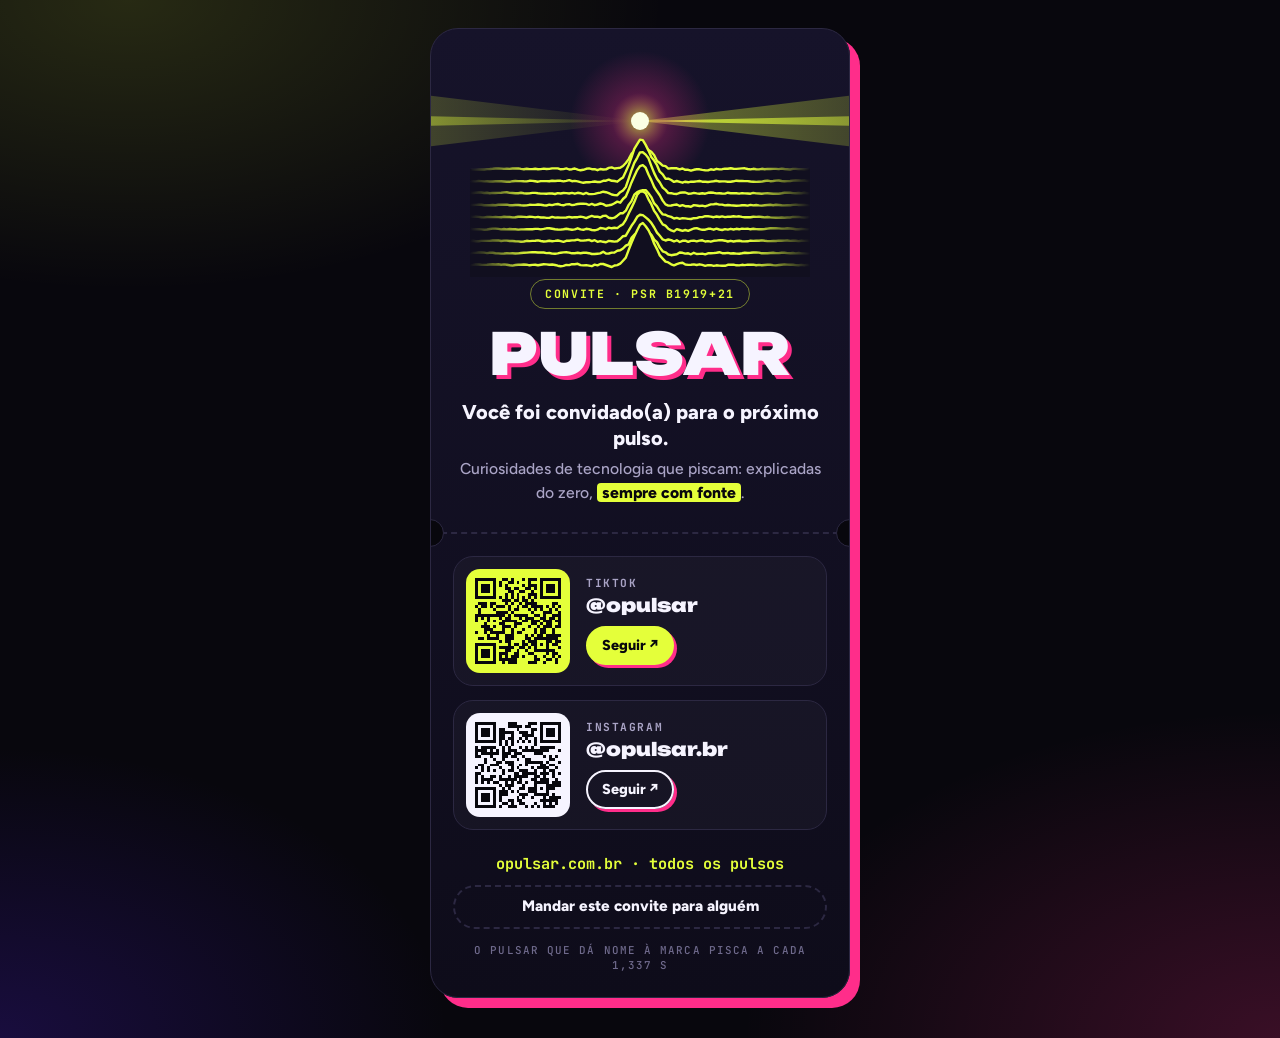
<file: public/convite/index.html>
<!doctype html>
<html lang="pt-BR">
<head>
<meta charset="utf-8">
<meta name="viewport" content="width=device-width, initial-scale=1">
<title>Convite · Pulsar</title>
<meta name="description" content="Você foi convidado para acompanhar a Pulsar: curiosidades de tecnologia que piscam, explicadas do zero e sempre com fonte. Siga no TikTok e no Instagram.">
<meta name="theme-color" content="#08070d">
<meta property="og:type" content="website">
<meta property="og:locale" content="pt_BR">
<meta property="og:site_name" content="Pulsar">
<meta property="og:title" content="Você foi convidado(a) para a Pulsar ✦">
<meta property="og:description" content="Curiosidades de tecnologia que piscam, explicadas do zero e sempre com fonte. TikTok @opulsar · Instagram @opulsar.br">
<meta property="og:url" content="https://opulsar.com.br/convite/">
<meta property="og:image" content="https://opulsar.com.br/convite/convite-og.png">
<meta property="og:image:width" content="1200">
<meta property="og:image:height" content="630">
<meta name="twitter:card" content="summary_large_image">
<link rel="icon" href="data:image/svg+xml,%3Csvg xmlns='http://www.w3.org/2000/svg' viewBox='0 0 32 32'%3E%3Crect width='32' height='32' rx='8' fill='%2308070d'/%3E%3Ccircle cx='16' cy='16' r='4' fill='%23e4ff3a'/%3E%3C/svg%3E">
<link rel="preconnect" href="https://fonts.googleapis.com">
<link rel="preconnect" href="https://fonts.gstatic.com" crossorigin>
<link rel="stylesheet" href="https://fonts.googleapis.com/css2?family=Figtree:wght@500;700;800&family=JetBrains+Mono:wght@500;700&family=Unbounded:wght@700;900&display=swap">
<style>
/* Cartão de convite da Pulsar: um ingresso para acompanhar os pulsos no TikTok e no Instagram.
   Abre com o pulsar piscando no ritmo do PSR B1919+21 (1,3373 s) e o cartão subindo; quem pede
   menos movimento recebe tudo parado. ?exportar deixa pronto para virar imagem (sem abertura nem botão). */
:root {
  --noite: #08070d; --chumbo: #13111d; --linha: #2c2842; --texto: #f6f4ff; --apagado: #aaa4c6;
  --pulso: #e4ff3a; --choque: #ff2d8a; --raio: #2de2ff; --tinta: #08070d; --batida: 1.3373s;
  --f-display: "Unbounded", "Arial Black", system-ui, sans-serif;
  --f-texto: "Figtree", system-ui, -apple-system, "Segoe UI", sans-serif;
  --f-mono: "JetBrains Mono", ui-monospace, Consolas, monospace;
  color-scheme: dark;
}
*, *::before, *::after { box-sizing: border-box; }
html, body { margin: 0; min-height: 100%; }
body {
  background: var(--noite);
  background-image:
    radial-gradient(60% 40% at 10% 0%, rgba(228, 255, 58, .14), transparent 70%),
    radial-gradient(60% 45% at 100% 100%, rgba(255, 45, 138, .2), transparent 70%),
    radial-gradient(50% 40% at 0% 100%, rgba(75, 31, 209, .25), transparent 70%);
  color: var(--texto);
  font: 500 1rem/1.5 var(--f-texto);
  display: grid; place-items: center;
  min-height: 100vh; min-height: 100svh;
  padding: 28px 16px 40px;
  -webkit-font-smoothing: antialiased;
}
a { color: inherit; }
:focus-visible { outline: 3px solid var(--raio); outline-offset: 3px; border-radius: 8px; }

.cartao {
  width: min(420px, 100%);
  background: linear-gradient(180deg, #16132a 0%, #0e0c1a 100%);
  border: 1px solid var(--linha);
  border-radius: 28px;
  box-shadow: 10px 10px 0 var(--choque);
  overflow: hidden;
  position: relative;
}

/* topo: o pulsar e as linhas do registro */
.ceu { position: relative; height: 250px; overflow: hidden; }
.ceu svg { position: absolute; inset: 0; width: 100%; height: 100%; }
.feixes { transform-origin: 210px 92px; animation: gira calc(var(--batida) * 2) linear infinite; }
@keyframes gira { to { transform: rotate(360deg); } }
.miolo { animation: pisca var(--batida) ease-out infinite; transform-origin: 210px 92px; }
@keyframes pisca { 0% { transform: scale(1.5); } 30%, 100% { transform: scale(1); } }
.ultima { animation: bate var(--batida) ease-out infinite; transform-origin: 50% 100%; }
@keyframes bate { 0% { transform: scaleY(1.35); } 35%, 100% { transform: scaleY(1); } }

.cabeca { padding: 0 26px 22px; text-align: center; }
.selo { display: inline-block; font: 700 .72rem/1 var(--f-mono); letter-spacing: .14em; color: var(--pulso);
  border: 1px solid rgba(228, 255, 58, .45); border-radius: 999px; padding: 8px 14px; margin: 0 0 18px; }
.marca { font: 900 clamp(2.6rem, 13vw, 3.6rem)/.95 var(--f-display); letter-spacing: .01em; margin: 0;
  text-shadow: 4px 4px 0 var(--choque); }
.convite { font: 800 1.25rem/1.3 var(--f-texto); margin: 18px 0 6px; }
.sub { color: var(--apagado); margin: 0; font-size: .98rem; }
.sub b { color: var(--tinta); background: var(--pulso); padding: 0 .3em; border-radius: 4px; font-weight: 800; }

/* picote do ingresso */
.picote { position: relative; height: 0; border-top: 2px dashed var(--linha); margin: 6px 0 0; }
.picote::before, .picote::after { content: ""; position: absolute; top: -15px; width: 28px; height: 28px; border-radius: 50%;
  background: var(--noite); border: 1px solid var(--linha); }
.picote::before { left: -15px; } .picote::after { right: -15px; }

.redes { padding: 22px 22px 8px; display: grid; gap: 14px; }
.rede { display: grid; grid-template-columns: 104px 1fr; gap: 16px; align-items: center;
  background: rgba(255, 255, 255, .03); border: 1px solid var(--linha); border-radius: 20px; padding: 12px; }
.qr { width: 104px; height: 104px; background: var(--pulso); border-radius: 14px; padding: 9px; }
.rede.ig .qr { background: var(--texto); }
.qr svg { width: 100%; height: 100%; }
.qr path { fill: var(--tinta); }
.onde { font: 700 .7rem/1 var(--f-mono); letter-spacing: .14em; color: var(--apagado); margin: 0 0 6px; }
.arroba { font: 900 1.15rem/1.15 var(--f-display); margin: 0 0 10px; word-break: break-all; }
.botao { display: inline-flex; align-items: center; gap: .4em; text-decoration: none; font: 800 .9rem/1 var(--f-texto);
  padding: 10px 14px; border-radius: 999px; border: 2px solid var(--pulso); background: var(--pulso); color: var(--tinta);
  box-shadow: 3px 3px 0 var(--choque); transition: transform .15s ease, box-shadow .15s ease; }
.botao:hover { transform: translate(-2px, -2px); box-shadow: 5px 5px 0 var(--choque); }
.rede.ig .botao { background: transparent; color: var(--texto); border-color: var(--texto); }

.pe { padding: 14px 22px 24px; text-align: center; }
.site { display: inline-block; font: 700 .95rem/1 var(--f-mono); color: var(--pulso); text-decoration: none; margin: 4px 0 14px; }
.site:hover { text-decoration: underline; }
.mandar { font: 800 .95rem/1 var(--f-texto); color: var(--texto); background: none; border: 2px dashed var(--linha);
  border-radius: 999px; padding: 12px 18px; cursor: pointer; width: 100%; }
.mandar:hover { border-color: var(--pulso); }
.psr { margin: 14px 0 0; font: 500 .68rem/1.4 var(--f-mono); letter-spacing: .1em; color: #6f6a8c; }

/* abertura: o pulsar acende, depois o cartão sobe e as partes entram em sequência */
.anima .cartao { animation: sobe .9s cubic-bezier(.16, 1, .3, 1) .35s both; }
.anima .cabeca > *, .anima .rede, .anima .pe > * { animation: entra .7s cubic-bezier(.16, 1, .3, 1) both; }
.anima .selo { animation-delay: .7s; } .anima .marca { animation-delay: .78s; } .anima .convite { animation-delay: .86s; }
.anima .sub { animation-delay: .92s; } .anima .rede:nth-child(1) { animation-delay: 1s; } .anima .rede:nth-child(2) { animation-delay: 1.08s; }
.anima .pe > * { animation-delay: 1.16s; }
.anima .flash { position: fixed; inset: 0; pointer-events: none; background: radial-gradient(circle at 50% 30%, rgba(228,255,58,.55), transparent 60%);
  animation: flash .8s ease-out both; }
@keyframes sobe { from { opacity: 0; transform: translateY(60px) rotate(-2deg); } to { opacity: 1; transform: none; } }
@keyframes entra { from { opacity: 0; transform: translateY(16px); } to { opacity: 1; transform: none; } }
@keyframes flash { 0% { opacity: 0; } 25% { opacity: 1; } 100% { opacity: 0; } }
@media (prefers-reduced-motion: reduce) {
  .feixes, .miolo, .ultima { animation: none; }
  .anima .cartao, .anima .cabeca > *, .anima .rede, .anima .pe > *, .anima .flash { animation: none; }
  .anima .flash { display: none; }
}
/* exportar como imagem: tamanho de Stories, sem botão de mandar e sem abertura */
.exportar body { padding: 0; min-height: 960px; height: 960px; width: 540px; }
.exportar .mandar { display: none; }
.exportar .flash { display: none; }
.exportar .cartao { zoom: .9; }
/* prévia de link (1200×630): o cartão menor à direita e a chamada à esquerda */
.chamada-og { display: none; }
.og body { width: 1200px; height: 630px; min-height: 0; padding: 0 70px; display: flex; align-items: center; justify-content: space-between; gap: 50px; }
.og .chamada-og { display: block; max-width: 640px; }
.og .chamada-og h2 { font: 900 3.4rem/1.02 var(--f-display); margin: 18px 0 22px; text-shadow: 4px 4px 0 var(--choque); }
.og .chamada-og p { margin: 0 0 10px; font: 700 1.5rem/1.3 var(--f-texto); }
.og .chamada-og .url { font: 700 1.3rem/1 var(--f-mono); color: var(--pulso); margin-top: 22px; }
.og .cartao { zoom: .58; flex: none; }
.og .mandar, .og .flash { display: none; }
</style>
</head>
<body>
<div class="flash" aria-hidden="true"></div>
<div class="chamada-og" aria-hidden="true">
  <p class="selo">CONVITE · PSR B1919+21</p>
  <h2>Você foi convidado(a) para a Pulsar</h2>
  <p>Curiosidades de tecnologia que piscam, sempre com fonte.</p>
  <p>TikTok @opulsar · Instagram @opulsar.br</p>
  <p class="url">opulsar.com.br</p>
</div>
<main class="cartao" aria-labelledby="titulo">
  <div class="ceu" aria-hidden="true">
    <svg viewBox="0 0 420 250" preserveAspectRatio="xMidYMid slice">
      <defs>
        <radialGradient id="halo"><stop offset="0" stop-color="#e4ff3a" stop-opacity=".75"/><stop offset=".4" stop-color="#ff2d8a" stop-opacity=".25"/><stop offset="1" stop-color="#ff2d8a" stop-opacity="0"/></radialGradient>
        <linearGradient id="feixe" x1="0" x2="1"><stop offset="0" stop-color="#e4ff3a" stop-opacity=".85"/><stop offset="1" stop-color="#e4ff3a" stop-opacity="0"/></linearGradient>
        <linearGradient id="borda" x1="0" x2="1"><stop offset="0" stop-color="#e4ff3a" stop-opacity="0"/><stop offset=".18" stop-color="#e4ff3a"/><stop offset=".82" stop-color="#e4ff3a"/><stop offset="1" stop-color="#e4ff3a" stop-opacity="0"/></linearGradient>
      </defs>
      <g class="feixes">
        <path d="M210 92 L640 40 L640 144 Z" fill="url(#feixe)" opacity=".5"/>
        <path d="M210 92 L640 82 L640 102 Z" fill="url(#feixe)"/>
        <path d="M210 92 L-220 144 L-220 40 Z" fill="url(#feixe)" opacity=".5" transform="rotate(0 210 92)"/>
        <path d="M210 92 L-220 102 L-220 82 Z" fill="url(#feixe)"/>
      </g>
      <circle cx="210" cy="92" r="70" fill="url(#halo)"/>
      <g class="miolo"><circle cx="210" cy="92" r="9" fill="#fbffe2"/></g>
      <g id="registro"></g>
    </svg>
  </div>
  <header class="cabeca">
    <p class="selo">CONVITE · PSR B1919+21</p>
    <h1 class="marca" id="titulo">PULSAR</h1>
    <p class="convite">Você foi convidado(a) para o próximo pulso.</p>
    <p class="sub">Curiosidades de tecnologia que piscam: explicadas do zero, <b>sempre com fonte</b>.</p>
  </header>
  <div class="picote" aria-hidden="true"></div>
  <section class="redes" aria-label="Onde acompanhar">
    <div class="rede tt">
      <div class="qr" role="img" aria-label="QR code do TikTok @opulsar"><svg viewBox="0 0 29 29" shape-rendering="crispEdges"><path d="M0 0h7v1h-7zM9 0h2v1h-2zM12 0h1v1h-1zM16 0h1v1h-1zM18 0h3v1h-3zM22 0h7v1h-7zM0 1h1v1h-1zM6 1h1v1h-1zM8 1h1v1h-1zM11 1h2v1h-2zM14 1h1v1h-1zM18 1h1v1h-1zM22 1h1v1h-1zM28 1h1v1h-1zM0 2h1v1h-1zM2 2h3v1h-3zM6 2h1v1h-1zM8 2h1v1h-1zM10 2h1v1h-1zM16 2h1v1h-1zM18 2h3v1h-3zM22 2h1v1h-1zM24 2h3v1h-3zM28 2h1v1h-1zM0 3h1v1h-1zM2 3h3v1h-3zM6 3h1v1h-1zM10 3h2v1h-2zM13 3h2v1h-2zM17 3h2v1h-2zM20 3h1v1h-1zM22 3h1v1h-1zM24 3h3v1h-3zM28 3h1v1h-1zM0 4h1v1h-1zM2 4h3v1h-3zM6 4h1v1h-1zM11 4h2v1h-2zM15 4h2v1h-2zM19 4h1v1h-1zM22 4h1v1h-1zM24 4h3v1h-3zM28 4h1v1h-1zM0 5h1v1h-1zM6 5h1v1h-1zM10 5h1v1h-1zM12 5h1v1h-1zM14 5h1v1h-1zM18 5h3v1h-3zM22 5h1v1h-1zM28 5h1v1h-1zM0 6h7v1h-7zM8 6h1v1h-1zM10 6h1v1h-1zM12 6h1v1h-1zM14 6h1v1h-1zM16 6h1v1h-1zM18 6h1v1h-1zM20 6h1v1h-1zM22 6h7v1h-7zM9 7h3v1h-3zM13 7h2v1h-2zM16 7h2v1h-2zM19 7h1v1h-1zM1 8h3v1h-3zM5 8h2v1h-2zM10 8h1v1h-1zM12 8h1v1h-1zM15 8h1v1h-1zM17 8h4v1h-4zM26 8h2v1h-2zM0 9h1v1h-1zM2 9h2v1h-2zM5 9h1v1h-1zM7 9h3v1h-3zM11 9h1v1h-1zM14 9h1v1h-1zM16 9h2v1h-2zM19 9h4v1h-4zM24 9h1v1h-1zM26 9h1v1h-1zM28 9h1v1h-1zM1 10h1v1h-1zM6 10h1v1h-1zM11 10h1v1h-1zM13 10h2v1h-2zM18 10h1v1h-1zM20 10h1v1h-1zM22 10h1v1h-1zM25 10h1v1h-1zM27 10h1v1h-1zM1 11h1v1h-1zM7 11h4v1h-4zM12 11h1v1h-1zM19 11h1v1h-1zM23 11h3v1h-3zM28 11h1v1h-1zM0 12h10v1h-10zM11 12h1v1h-1zM13 12h5v1h-5zM20 12h2v1h-2zM23 12h1v1h-1zM26 12h3v1h-3zM0 13h1v1h-1zM2 13h1v1h-1zM4 13h1v1h-1zM8 13h1v1h-1zM10 13h2v1h-2zM15 13h1v1h-1zM17 13h3v1h-3zM22 13h2v1h-2zM25 13h2v1h-2zM28 13h1v1h-1zM0 14h1v1h-1zM4 14h1v1h-1zM6 14h1v1h-1zM9 14h5v1h-5zM16 14h2v1h-2zM19 14h3v1h-3zM23 14h3v1h-3zM27 14h2v1h-2zM3 15h1v1h-1zM8 15h2v1h-2zM13 15h3v1h-3zM19 15h2v1h-2zM22 15h1v1h-1zM24 15h2v1h-2zM28 15h1v1h-1zM2 16h3v1h-3zM6 16h1v1h-1zM9 16h3v1h-3zM13 16h1v1h-1zM18 16h1v1h-1zM21 16h1v1h-1zM23 16h3v1h-3zM27 16h2v1h-2zM3 17h3v1h-3zM9 17h1v1h-1zM12 17h1v1h-1zM16 17h1v1h-1zM20 17h1v1h-1zM22 17h2v1h-2zM26 17h1v1h-1zM0 18h1v1h-1zM3 18h1v1h-1zM5 18h5v1h-5zM12 18h1v1h-1zM14 18h2v1h-2zM20 18h1v1h-1zM22 18h2v1h-2zM26 18h1v1h-1zM4 19h1v1h-1zM7 19h1v1h-1zM10 19h3v1h-3zM17 19h1v1h-1zM19 19h1v1h-1zM21 19h2v1h-2zM24 19h5v1h-5zM1 20h2v1h-2zM4 20h4v1h-4zM10 20h3v1h-3zM17 20h2v1h-2zM20 20h8v1h-8zM8 21h1v1h-1zM10 21h2v1h-2zM16 21h1v1h-1zM18 21h3v1h-3zM24 21h2v1h-2zM27 21h2v1h-2zM0 22h7v1h-7zM11 22h1v1h-1zM13 22h2v1h-2zM16 22h2v1h-2zM19 22h2v1h-2zM22 22h1v1h-1zM24 22h1v1h-1zM26 22h2v1h-2zM0 23h1v1h-1zM6 23h1v1h-1zM8 23h5v1h-5zM15 23h2v1h-2zM18 23h1v1h-1zM20 23h1v1h-1zM24 23h1v1h-1zM28 23h1v1h-1zM0 24h1v1h-1zM2 24h3v1h-3zM6 24h1v1h-1zM10 24h2v1h-2zM14 24h1v1h-1zM17 24h1v1h-1zM20 24h7v1h-7zM0 25h1v1h-1zM2 25h3v1h-3zM6 25h1v1h-1zM8 25h3v1h-3zM13 25h2v1h-2zM18 25h2v1h-2zM24 25h1v1h-1zM26 25h2v1h-2zM0 26h1v1h-1zM2 26h3v1h-3zM6 26h1v1h-1zM8 26h1v1h-1zM10 26h1v1h-1zM12 26h3v1h-3zM16 26h1v1h-1zM20 26h1v1h-1zM23 26h1v1h-1zM26 26h1v1h-1zM28 26h1v1h-1zM0 27h1v1h-1zM6 27h1v1h-1zM8 27h6v1h-6zM20 27h2v1h-2zM24 27h2v1h-2zM27 27h1v1h-1zM0 28h7v1h-7zM9 28h1v1h-1zM11 28h3v1h-3zM18 28h3v1h-3zM23 28h1v1h-1zM27 28h1v1h-1z"/></svg></div>
      <div>
        <p class="onde">TIKTOK</p>
        <p class="arroba">@opulsar</p>
        <a class="botao" href="https://www.tiktok.com/@opulsar" target="_blank" rel="noopener">Seguir ↗</a>
      </div>
    </div>
    <div class="rede ig">
      <div class="qr" role="img" aria-label="QR code do Instagram @opulsar.br"><svg viewBox="0 0 29 29" shape-rendering="crispEdges"><path d="M0 0h7v1h-7zM11 0h3v1h-3zM18 0h3v1h-3zM22 0h7v1h-7zM0 1h1v1h-1zM6 1h1v1h-1zM11 1h5v1h-5zM17 1h2v1h-2zM22 1h1v1h-1zM28 1h1v1h-1zM0 2h1v1h-1zM2 2h3v1h-3zM6 2h1v1h-1zM8 2h2v1h-2zM14 2h1v1h-1zM19 2h2v1h-2zM22 2h1v1h-1zM24 2h3v1h-3zM28 2h1v1h-1zM0 3h1v1h-1zM2 3h3v1h-3zM6 3h1v1h-1zM8 3h5v1h-5zM15 3h3v1h-3zM19 3h1v1h-1zM22 3h1v1h-1zM24 3h3v1h-3zM28 3h1v1h-1zM0 4h1v1h-1zM2 4h3v1h-3zM6 4h1v1h-1zM8 4h2v1h-2zM12 4h1v1h-1zM16 4h4v1h-4zM22 4h1v1h-1zM24 4h3v1h-3zM28 4h1v1h-1zM0 5h1v1h-1zM6 5h1v1h-1zM8 5h2v1h-2zM11 5h2v1h-2zM15 5h1v1h-1zM17 5h1v1h-1zM20 5h1v1h-1zM22 5h1v1h-1zM28 5h1v1h-1zM0 6h7v1h-7zM8 6h1v1h-1zM10 6h1v1h-1zM12 6h1v1h-1zM14 6h1v1h-1zM16 6h1v1h-1zM18 6h1v1h-1zM20 6h1v1h-1zM22 6h7v1h-7zM8 7h1v1h-1zM10 7h1v1h-1zM12 7h1v1h-1zM20 7h1v1h-1zM0 8h1v1h-1zM2 8h5v1h-5zM9 8h1v1h-1zM11 8h1v1h-1zM15 8h1v1h-1zM17 8h1v1h-1zM19 8h1v1h-1zM22 8h5v1h-5zM0 9h4v1h-4zM5 9h1v1h-1zM7 9h1v1h-1zM9 9h1v1h-1zM11 9h3v1h-3zM16 9h9v1h-9zM28 9h1v1h-1zM0 10h1v1h-1zM2 10h6v1h-6zM9 10h3v1h-3zM13 10h3v1h-3zM20 10h3v1h-3zM0 11h2v1h-2zM5 11h1v1h-1zM9 11h2v1h-2zM12 11h2v1h-2zM16 11h1v1h-1zM23 11h1v1h-1zM25 11h1v1h-1zM27 11h1v1h-1zM3 12h1v1h-1zM6 12h1v1h-1zM9 12h1v1h-1zM14 12h1v1h-1zM17 12h2v1h-2zM25 12h2v1h-2zM3 13h1v1h-1zM7 13h2v1h-2zM10 13h3v1h-3zM17 13h6v1h-6zM24 13h1v1h-1zM28 13h1v1h-1zM1 14h2v1h-2zM5 14h3v1h-3zM11 14h2v1h-2zM15 14h1v1h-1zM17 14h1v1h-1zM22 14h2v1h-2zM25 14h2v1h-2zM0 15h1v1h-1zM2 15h1v1h-1zM4 15h1v1h-1zM8 15h1v1h-1zM12 15h1v1h-1zM14 15h1v1h-1zM19 15h1v1h-1zM21 15h4v1h-4zM27 15h1v1h-1zM2 16h1v1h-1zM4 16h1v1h-1zM6 16h1v1h-1zM9 16h1v1h-1zM11 16h2v1h-2zM15 16h3v1h-3zM20 16h1v1h-1zM23 16h1v1h-1zM25 16h2v1h-2zM0 17h2v1h-2zM9 17h1v1h-1zM13 17h2v1h-2zM16 17h5v1h-5zM22 17h3v1h-3zM26 17h1v1h-1zM28 17h1v1h-1zM0 18h1v1h-1zM2 18h1v1h-1zM5 18h2v1h-2zM8 18h1v1h-1zM11 18h1v1h-1zM13 18h5v1h-5zM20 18h2v1h-2zM23 18h1v1h-1zM26 18h1v1h-1zM0 19h1v1h-1zM2 19h4v1h-4zM8 19h6v1h-6zM15 19h1v1h-1zM19 19h2v1h-2zM22 19h3v1h-3zM27 19h1v1h-1zM0 20h1v1h-1zM2 20h1v1h-1zM4 20h1v1h-1zM6 20h2v1h-2zM10 20h1v1h-1zM12 20h1v1h-1zM14 20h2v1h-2zM17 20h1v1h-1zM20 20h5v1h-5zM26 20h3v1h-3zM8 21h1v1h-1zM10 21h3v1h-3zM16 21h1v1h-1zM20 21h1v1h-1zM24 21h5v1h-5zM0 22h7v1h-7zM9 22h1v1h-1zM11 22h1v1h-1zM15 22h2v1h-2zM18 22h3v1h-3zM22 22h1v1h-1zM24 22h3v1h-3zM0 23h1v1h-1zM6 23h1v1h-1zM8 23h3v1h-3zM12 23h1v1h-1zM14 23h1v1h-1zM18 23h3v1h-3zM24 23h1v1h-1zM0 24h1v1h-1zM2 24h3v1h-3zM6 24h1v1h-1zM8 24h3v1h-3zM15 24h3v1h-3zM20 24h5v1h-5zM26 24h1v1h-1zM0 25h1v1h-1zM2 25h3v1h-3zM6 25h1v1h-1zM8 25h1v1h-1zM14 25h1v1h-1zM16 25h1v1h-1zM19 25h1v1h-1zM23 25h1v1h-1zM25 25h4v1h-4zM0 26h1v1h-1zM2 26h3v1h-3zM6 26h1v1h-1zM8 26h1v1h-1zM11 26h2v1h-2zM14 26h2v1h-2zM22 26h6v1h-6zM0 27h1v1h-1zM6 27h1v1h-1zM9 27h2v1h-2zM12 27h1v1h-1zM15 27h2v1h-2zM20 27h1v1h-1zM23 27h1v1h-1zM25 27h1v1h-1zM27 27h1v1h-1zM0 28h7v1h-7zM8 28h1v1h-1zM11 28h3v1h-3zM17 28h1v1h-1zM19 28h1v1h-1zM21 28h1v1h-1zM23 28h4v1h-4z"/></svg></div>
      <div>
        <p class="onde">INSTAGRAM</p>
        <p class="arroba">@opulsar.br</p>
        <a class="botao" href="https://www.instagram.com/opulsar.br/" target="_blank" rel="noopener">Seguir ↗</a>
      </div>
    </div>
  </section>
  <footer class="pe">
    <a class="site" href="https://opulsar.com.br/">opulsar.com.br · todos os pulsos</a>
    <button class="mandar" type="button">Mandar este convite para alguém</button>
    <p class="psr">O PULSAR QUE DÁ NOME À MARCA PISCA A CADA 1,337 S</p>
  </footer>
</main>
<script>
(function () {
  var h = document.documentElement;
  // ?exportar (Stories) e ?og (prévia de link) viram imagem: sem abertura animada
  var og = location.search.split(/[?&]/).indexOf("og") >= 0;
  var exportar = og || /[?&]exportar/.test(location.search);
  if (og) h.classList.add("og");
  if (exportar) h.classList.add("exportar");
  else if (!matchMedia("(prefers-reduced-motion: reduce)").matches) h.classList.add("anima");
  // as linhas empilhadas do PSR B1919+21, com sorteio fixo (o mesmo desenho sempre)
  var s = 1919;
  function sorte() { s = (s * 16807) % 2147483647; return s / 2147483647; }
  function perfil(u) { var d = (u - .5) / .035, o = (u - .535) / .03; return Math.exp(-d * d) + .32 * Math.exp(-o * o); }
  var g = document.getElementById("registro"), n = 9, topo = 140, base = 236, passo = (base - topo) / (n - 1), html = "";
  for (var k = 0; k < n; k++) {
    var y = topo + k * passo, amp = .55 + sorte() * .45, r = 0, pts = [];
    for (var i = 0; i <= 120; i++) {
      var u = i / 120;
      r = r * .6 + (sorte() - .5) * .07;
      pts.push((40 + u * 340).toFixed(1) + " " + (y - (perfil(u) * amp + r * (.3 + Math.exp(-Math.pow((u - .5) / .2, 2)))) * passo * 3.4).toFixed(1));
    }
    var linha = "M" + pts.join(" L");
    html += '<path d="' + linha + ' L380 ' + (y + 12) + ' L40 ' + (y + 12) + ' Z" fill="#110f1f"/>' +
            '<path class="' + (k === n - 1 ? "ultima" : "") + '" d="' + linha + '" fill="none" stroke="url(#borda)" stroke-width="2.4" stroke-linejoin="round"/>';
  }
  g.innerHTML = html;
  // mandar o convite: o menu de compartilhar do celular; no computador, copia o link
  var botao = document.querySelector(".mandar");
  botao.addEventListener("click", function () {
    var dados = { title: "Pulsar", text: "Te convidei para a Pulsar: curiosidades de tecnologia que piscam, sempre com fonte ✦", url: "https://opulsar.com.br/convite/" };
    if (navigator.share) { navigator.share(dados).catch(function () {}); return; }
    navigator.clipboard && navigator.clipboard.writeText(dados.url).then(function () {
      botao.textContent = "Link copiado ✓";
      setTimeout(function () { botao.textContent = "Mandar este convite para alguém"; }, 2200);
    });
  });
})();
</script>
</body>
</html>
</file>
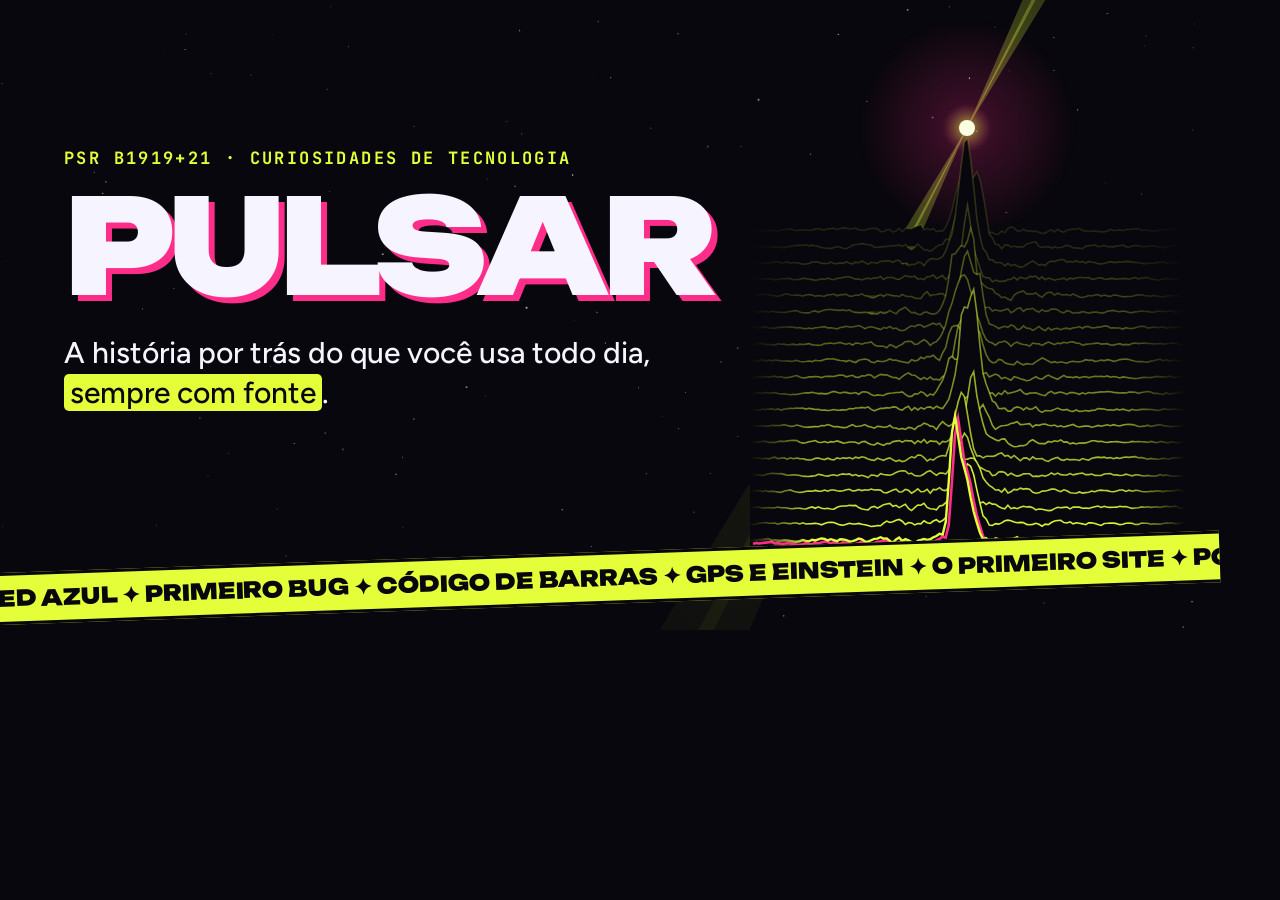
<file: og/og.html>
<!doctype html>
<html lang="pt-BR">
<head>
<meta charset="utf-8">
<!-- Fonte da imagem de prévia (public/og.jpg, 1200×630). Gerada com o Edge em modo headless. -->
<link rel="stylesheet" href="https://fonts.googleapis.com/css2?family=Figtree:wght@500&family=JetBrains+Mono:wght@700&family=Unbounded:wght@900&display=block">
<style>
  html, body { margin: 0; }
  body { width: 1200px; height: 630px; overflow: hidden; position: relative; background: #08070d; color: #f6f4ff; font-family: Figtree, sans-serif; }
  canvas { position: absolute; inset: 0; }
  .txt { position: absolute; left: 64px; top: 150px; width: 600px; }
  .kicker { font: 700 17px/1 "JetBrains Mono", monospace; letter-spacing: .14em; text-transform: uppercase; color: #e4ff3a; }
  h1 { margin: 22px 0 0; font: 900 132px/.86 Unbounded, sans-serif; letter-spacing: -.045em; text-transform: uppercase; text-shadow: 6px 6px 0 #ff2d8a; }
  p { margin: 30px 0 0; font-size: 30px; line-height: 1.35; font-weight: 500; }
  mark { background: #e4ff3a; color: #08070d; padding: 0 .2em; border-radius: 5px; }
  .faixa { position: absolute; left: -20px; right: -20px; bottom: 26px; transform: rotate(-2deg); background: #e4ff3a; color: #08070d; border-block: 3px solid #08070d; padding: 12px 0; font: 900 22px/1 Unbounded, sans-serif; text-transform: uppercase; white-space: nowrap; overflow: hidden; }
</style>
</head>
<body>
<canvas width="1200" height="630"></canvas>
<div class="txt">
  <div class="kicker">PSR B1919+21 · curiosidades de tecnologia</div>
  <h1>Pulsar</h1>
  <p>A história por trás do que você usa todo dia, <mark>sempre com fonte</mark>.</p>
</div>
<div class="faixa">LED azul ✦ primeiro bug ✦ código de barras ✦ GPS e Einstein ✦ o primeiro site ✦ por que @ ✦ o primeiro pulsar ✦ LED azul ✦ primeiro bug</div>
<script>
  // mesmo desenho do topo do site, com sorteio fixo para a imagem sair sempre igual
  var semente = 7;
  function sorte() { semente = (semente * 16807) % 2147483647; return (semente - 1) / 2147483646; }
  var c = document.querySelector("canvas").getContext("2d");
  for (var i = 0; i < 140; i++) {
    c.globalAlpha = .2 + sorte() * .5;
    c.fillStyle = "#fff";
    c.fillRect(sorte() * 1200, sorte() * 630, sorte() * 1.4 + .4, sorte() * 1.4 + .4);
  }
  c.globalAlpha = 1;
  var ex = 967, ey = 128;
  c.globalCompositeOperation = "lighter";
  [2.05, 2.05 + Math.PI].forEach(function (a) {
    var g = c.createRadialGradient(ex, ey, 0, ex, ey, 900);
    g.addColorStop(0, "rgba(228,255,58,.34)");
    g.addColorStop(.3, "rgba(228,255,58,.08)");
    g.addColorStop(1, "rgba(228,255,58,0)");
    c.fillStyle = g;
    [.07, .012].forEach(function (w) {
      c.beginPath(); c.moveTo(ex, ey); c.arc(ex, ey, 900, a - w, a + w); c.closePath(); c.fill();
    });
  });
  c.globalCompositeOperation = "source-over";
  var halo = c.createRadialGradient(ex, ey, 0, ex, ey, 110);
  halo.addColorStop(0, "rgba(228,255,58,.7)");
  halo.addColorStop(.22, "rgba(255,45,138,.2)");
  halo.addColorStop(1, "rgba(255,45,138,0)");
  c.fillStyle = halo; c.beginPath(); c.arc(ex, ey, 110, 0, 7); c.fill();
  c.fillStyle = "#fbffe2"; c.beginPath(); c.arc(ex, ey, 8, 0, 7); c.fill();

  var N = 20, P = 140, x0 = 750, x1 = 1185, topo = 230, base = 540, passo = (base - topo) / (N - 1);
  var grad = c.createLinearGradient(x0, 0, x1, 0);
  grad.addColorStop(0, "rgba(228,255,58,0)"); grad.addColorStop(.14, "#e4ff3a"); grad.addColorStop(.86, "#e4ff3a"); grad.addColorStop(1, "rgba(228,255,58,0)");
  for (var k = 0; k < N; k++) {
    var meio = .5 + (sorte() - .5) * .03, amp = .35 + sorte() * .65, larg = .022 + sorte() * .014, ruido = 0, pts = [];
    var subs = []; for (var s = Math.floor(sorte() * 3); s > 0; s--) subs.push([meio + (sorte() - .5) * .09, amp * (.25 + sorte() * .5), .008 + sorte() * .012]);
    for (var j = 0; j <= P; j++) {
      var x = j / P, d = (x - meio) / larg, perto = .25 + .75 * Math.exp(-Math.pow((x - meio) / .22, 2));
      ruido = ruido * .55 + (sorte() - .5) * .09;
      var v = amp * Math.exp(-d * d) + ruido * perto;
      subs.forEach(function (q) { var d2 = (x - q[0]) / q[2]; v += q[1] * Math.exp(-d2 * d2); });
      pts.push(v);
    }
    var y = topo + k * passo, alto = passo * 5, alfa = .12 + .88 * Math.pow(k / (N - 1), 1.3);
    function linha(dx, dy) { c.beginPath(); pts.forEach(function (v, j) { var px = x0 + dx + j / P * (x1 - x0), py = y + dy - v * alto; if (j) c.lineTo(px, py); else c.moveTo(px, py); }); }
    linha(0, 0); c.lineTo(x1, y + passo); c.lineTo(x0, y + passo); c.closePath(); c.fillStyle = "#08070d"; c.fill();
    if (k === N - 1) { c.globalAlpha = 1; c.strokeStyle = "#ff2d8a"; c.lineWidth = 2.6; linha(3, 3); c.stroke(); }
    c.globalAlpha = alfa; c.strokeStyle = grad; c.lineWidth = k === N - 1 ? 2.4 : 1.6; linha(0, 0); c.stroke(); c.globalAlpha = 1;
  }
</script>
</body>
</html>
</file>
<file: public/estilo.css>
/* Pulsar · curiosidades de tecnologia. Uma marca do grupo Plêiade. */

:root {
  --noite: #08070d;
  --chumbo: #13111d;
  --chumbo-2: #1c1929;
  --linha: #2c2842;
  --texto: #f6f4ff;
  --apagado: #aaa4c6;
  --pulso: #e4ff3a;
  --choque: #ff2d8a;
  --raio: #2de2ff;
  --brasa: #ff7a1a;
  --tinta: #08070d;

  --f-display: "Unbounded", "Arial Black", system-ui, sans-serif;
  --f-texto: "Figtree", system-ui, -apple-system, "Segoe UI", sans-serif;
  --f-mono: "JetBrains Mono", ui-monospace, "Cascadia Mono", Consolas, monospace;

  --lado: clamp(16px, 4vw, 48px);
  --max: 1200px;
  --batida: 1.3373s;
  color-scheme: dark;
}

*, *::before, *::after { box-sizing: border-box; }
html { scroll-behavior: smooth; -webkit-text-size-adjust: 100%; scroll-padding-top: 80px; }
body {
  margin: 0;
  background: var(--noite);
  color: var(--texto);
  font: 400 1.0625rem/1.6 var(--f-texto);
  overflow-x: clip;
  -webkit-font-smoothing: antialiased;
}
img, svg, canvas { display: block; }
a { color: inherit; }
button { font: inherit; color: inherit; }
::selection { background: var(--pulso); color: var(--tinta); }
:focus-visible { outline: 3px solid var(--raio); outline-offset: 3px; border-radius: 6px; }

.sr {
  position: absolute; width: 1px; height: 1px; padding: 0; margin: -1px;
  overflow: hidden; clip: rect(0 0 0 0); white-space: nowrap; border: 0;
}
.pular {
  position: fixed; left: 16px; top: -60px; z-index: 100;
  background: var(--pulso); color: var(--tinta); padding: 10px 16px; border-radius: 999px;
  font-weight: 700; text-decoration: none; transition: top .2s;
}
.pular:focus { top: 12px; }

.kicker {
  margin: 0;
  font: 700 .78rem/1.3 var(--f-mono);
  letter-spacing: .14em;
  text-transform: uppercase;
  color: var(--pulso);
}

/* ---------- abertura: o radiotelescópio grava o pulsar, linha por linha, até a estrela acender ---------- */
.abertura { display: none; }
.com-abertura body { overflow: hidden; }
.com-abertura .abertura { position: fixed; inset: 0; z-index: 300; display: block; background: var(--noite); cursor: pointer; }
.abertura-ceu { position: absolute; inset: 0; width: 100%; height: 100%; }
.abertura-rotulo {
  position: absolute; left: 0; right: 0; top: 9%; margin: 0; padding: 0 16px; text-align: center;
  font: 700 .78rem/1.4 var(--f-mono); letter-spacing: .16em; text-transform: uppercase; color: var(--pulso);
  animation: abertura-rotulo .5s ease-out .1s both;
}
.abertura-palavra {
  position: absolute; left: 0; right: 0; top: 66%; margin: 0; display: flex; justify-content: center;
  font: 900 clamp(3.3rem, 13vw, 9rem)/.9 var(--f-display); letter-spacing: -.045em; color: var(--texto);
}
.abertura-palavra span { display: inline-block; opacity: 0; text-shadow: .045em .045em 0 var(--choque); }
.abertura.palavra-entra .abertura-palavra span { animation: abertura-letra .45s cubic-bezier(.2, 1.6, .4, 1) both; animation-delay: calc(var(--i) * 45ms); }
.abertura-pular {
  position: absolute; right: 20px; bottom: 22px; padding: 9px 16px; border-radius: 999px; cursor: pointer;
  background: rgba(8, 7, 13, .6); border: 1.5px solid var(--linha); color: var(--apagado);
  font: 700 .72rem/1 var(--f-mono); letter-spacing: .1em; text-transform: uppercase;
}
.abertura-pular:hover { border-color: var(--pulso); color: var(--pulso); }
.abertura.saindo { animation: abertura-sai .55s cubic-bezier(.7, 0, .84, 0) forwards; pointer-events: none; }
@keyframes abertura-rotulo { from { opacity: 0; transform: translateY(8px); } to { opacity: 1; transform: none; } }
@keyframes abertura-letra { from { opacity: 0; transform: translateY(.5em) scale(1.9) rotate(-8deg); } to { opacity: 1; transform: none; } }
@keyframes abertura-sai { to { opacity: 0; transform: scale(1.06); } }

/* ---------- topo ---------- */
.topo {
  position: fixed; inset: 0 0 auto; z-index: 50;
  display: flex; align-items: center; justify-content: space-between; gap: 16px;
  padding: 14px var(--lado);
  transition: background .3s, border-color .3s;
  border-bottom: 1px solid transparent;
}
.topo.rolou {
  background: rgba(8, 7, 13, .82);
  -webkit-backdrop-filter: blur(12px);
  backdrop-filter: blur(12px);
  border-bottom-color: var(--linha);
}
.marca { display: inline-flex; align-items: center; gap: 10px; text-decoration: none; }
.marca-icone { width: 30px; height: 30px; fill: var(--pulso); }
.marca-feixes { transform-origin: 16px 16px; animation: gira calc(var(--batida) * 4) linear infinite; }
.marca-nome { font: 900 1.05rem/1 var(--f-display); text-transform: uppercase; letter-spacing: .02em; }
.menu { display: flex; gap: clamp(14px, 2.4vw, 30px); }
.menu a {
  font: 700 .78rem/1 var(--f-mono); letter-spacing: .1em; text-transform: uppercase;
  text-decoration: none; color: var(--apagado); padding: 8px 0; position: relative;
}
.menu a::after {
  content: ""; position: absolute; left: 0; right: 0; bottom: 2px; height: 2px;
  background: var(--pulso); transform: scaleX(0); transform-origin: left; transition: transform .2s;
}
.menu a:hover { color: var(--texto); }
.menu a:hover::after { transform: scaleX(1); }
@keyframes gira { to { transform: rotate(360deg); } }

/* ---------- hero ---------- */
.hero {
  position: relative; isolation: isolate;
  min-height: 100vh; min-height: 100svh;
  display: grid; align-items: center;
  padding: 110px var(--lado) 120px;
  overflow: hidden;
}
.hero-ceu { position: absolute; inset: 0; width: 100%; height: 100%; z-index: -1; cursor: crosshair; }
.hero-texto { width: 100%; max-width: var(--max); margin: 0 auto; pointer-events: none; }
.hero-texto a, .hero-texto button { pointer-events: auto; }
.palavra { margin: .18em 0 .12em; font: 900 clamp(3.3rem, 12.6vw, 10.5rem)/.86 var(--f-display); letter-spacing: -.045em; }
.letras { display: flex; }
.letras > span {
  display: inline-block;
  transform-origin: 50% 100%;
  text-shadow: .045em .045em 0 var(--choque);
}
.letras > span.bate { animation: bate .5s cubic-bezier(.2, 1.6, .4, 1) both; animation-delay: calc(var(--i) * 45ms); }
@keyframes bate {
  0% { transform: none; }
  35% { transform: translateY(-.07em) scaleY(1.1); color: var(--pulso); text-shadow: .045em .045em 0 var(--choque), 0 0 .3em rgba(228, 255, 58, .55); }
  100% { transform: none; }
}
.lead { max-width: 33ch; margin: 0; font-size: clamp(1.12rem, 2.1vw, 1.38rem); line-height: 1.5; text-wrap: pretty; }
.lead mark { background: var(--pulso); color: var(--tinta); padding: 0 .22em; border-radius: 4px; font-weight: 700; }
.acoes { display: flex; flex-wrap: wrap; gap: 14px; margin-top: 30px; }
.hero-rodape { display: flex; flex-wrap: wrap; align-items: center; gap: 12px 22px; margin-top: 34px; }
.contador { margin: 0; max-width: 46ch; color: var(--apagado); font-size: .95rem; }
.contador b { color: var(--pulso); font: 700 1.05em/1 var(--f-mono); font-variant-numeric: tabular-nums; }
.contador a { color: var(--texto); text-underline-offset: 3px; }
.som {
  display: inline-flex; align-items: center; gap: 8px;
  padding: 9px 15px 9px 12px; border-radius: 999px;
  border: 1.5px solid var(--linha); background: rgba(19, 17, 29, .7);
  font: 700 .74rem/1 var(--f-mono); letter-spacing: .08em; text-transform: uppercase;
  cursor: pointer; transition: border-color .2s, background .2s, color .2s;
}
.som svg { width: 18px; height: 18px; }
.som .som-ondas { opacity: .35; }
.som:hover { border-color: var(--pulso); }
.som[aria-pressed="true"] { background: var(--pulso); color: var(--tinta); border-color: var(--pulso); }
.som[aria-pressed="true"] .som-ondas { opacity: 1; }
.dica {
  position: absolute; right: var(--lado); bottom: 28px; margin: 0;
  font: 500 .72rem/1 var(--f-mono); letter-spacing: .1em; text-transform: uppercase; color: var(--apagado);
  opacity: .7; pointer-events: none;
}
@media (hover: none) { .dica { display: none; } }

/* ---------- botões ---------- */
.botao {
  display: inline-flex; align-items: center; justify-content: center; gap: .5em;
  padding: 1.05em 1.5em; border-radius: 999px; border: 2px solid var(--texto);
  font: 700 .82rem/1 var(--f-display); letter-spacing: .03em; text-transform: uppercase;
  text-decoration: none; cursor: pointer; background: none;
  transition: transform .15s ease, box-shadow .15s ease, background .15s, color .15s;
}
.botao-cheio { background: var(--pulso); border-color: var(--pulso); color: var(--tinta); box-shadow: 5px 5px 0 var(--choque); }
.botao-cheio:hover { transform: translate(-2px, -2px); box-shadow: 7px 7px 0 var(--choque); }
.botao-cheio:active { transform: translate(3px, 3px); box-shadow: 2px 2px 0 var(--choque); }
.botao-vazado { color: var(--texto); background: rgba(8, 7, 13, .5); }
.botao-vazado:hover { background: var(--texto); color: var(--tinta); }
.botao-escuro { background: var(--tinta); border-color: var(--tinta); color: var(--pulso); box-shadow: 5px 5px 0 var(--choque); }
.botao-escuro:hover { transform: translate(-2px, -2px); box-shadow: 7px 7px 0 var(--choque); }

/* ---------- faixas ---------- */
.faixas { position: relative; z-index: 2; height: 130px; margin-top: -64px; pointer-events: none; overflow: hidden; }
.faixa {
  position: absolute; left: -24px; right: -24px; top: 32px;
  overflow: hidden; padding: .72em 0; border-block: 3px solid var(--tinta);
}
.faixa-a { background: var(--pulso); color: var(--tinta); transform: rotate(-2.2deg); z-index: 2; }
.faixa-b { background: var(--choque); color: var(--tinta); transform: rotate(1.6deg); top: 40px; }
.faixa-trilho { display: flex; width: max-content; animation: corre 36s linear infinite; }
.faixa-b .faixa-trilho { animation-duration: 44s; animation-direction: reverse; }
.faixa span { font: 900 clamp(.95rem, 2.2vw, 1.45rem)/1 var(--f-display); text-transform: uppercase; white-space: nowrap; padding-right: .3em; }
@keyframes corre { to { transform: translateX(-50%); } }

/* ---------- seções ---------- */
.secao { max-width: calc(var(--max) + var(--lado) * 2); margin: 0 auto; padding: clamp(80px, 11vw, 140px) var(--lado); }
.titulo {
  margin: .35em 0 .4em;
  font: 900 clamp(2.2rem, 6.6vw, 5rem)/.98 var(--f-display);
  letter-spacing: -.035em; text-transform: uppercase; text-wrap: balance;
}
.titulo em {
  font-style: normal; display: inline-block; color: var(--tinta); background: var(--choque);
  padding: .02em .14em .06em; border-radius: .08em; transform: rotate(-2deg);
}
.sub { max-width: 54ch; margin: 0 0 1em; color: var(--apagado); font-size: 1.125rem; text-wrap: pretty; }
.sub a { color: var(--texto); text-underline-offset: 3px; }
.surpresa { margin-top: 10px; }

.js .revela { opacity: 0; }
.js .revela.visto { animation: sobe .7s cubic-bezier(.2, .8, .2, 1) var(--atraso, 0ms) both; }
@keyframes sobe { from { opacity: 0; transform: translateY(26px); } to { opacity: 1; transform: none; } }

/* ---------- cards ---------- */
.cards {
  list-style: none; margin: 50px 0 0; padding: 0;
  display: grid; grid-template-columns: repeat(auto-fill, minmax(min(100%, 330px), 1fr));
  gap: 20px; grid-auto-flow: dense; align-items: start;
}
.card {
  --cor: var(--pulso);
  position: relative;
  padding: 24px 24px 26px;
  background: var(--chumbo);
  border: 2px solid var(--linha);
  border-radius: 24px;
  transition: transform .2s ease, box-shadow .2s ease, border-color .2s, background .25s, color .25s;
}
.card:hover { border-color: var(--cor); transform: translate(-3px, -3px); box-shadow: 6px 6px 0 var(--cor); }
.card-num { font: 700 .76rem/1 var(--f-mono); letter-spacing: .14em; text-transform: uppercase; color: var(--cor); }
.card-titulo { margin: 14px 46px 10px 0; font: 700 1.3rem/1.18 var(--f-display); letter-spacing: -.01em; text-wrap: balance; }
.card-titulo button { all: unset; cursor: pointer; }
.card-titulo button::after { content: ""; position: absolute; inset: 0; border-radius: inherit; }
.card-titulo button:focus-visible { outline: none; }
.card:has(.card-titulo button:focus-visible) { outline: 3px solid var(--raio); outline-offset: 4px; }
.card-gancho { margin: 0; color: var(--apagado); }
.junto { white-space: nowrap; }
.convite { background: none; border-style: dashed; }
.convite .card-titulo a { text-decoration: none; }
.convite .card-titulo a::after { content: ""; position: absolute; inset: 0; border-radius: inherit; }
.convite .card-titulo a:focus-visible { outline: none; }
.card:has(.card-titulo a:focus-visible) { outline: 3px solid var(--raio); outline-offset: 4px; }
.convite:hover { border-style: solid; }
.card-mais {
  position: absolute; top: 18px; right: 18px;
  width: 38px; height: 38px; border-radius: 50%;
  display: grid; place-items: center;
  border: 2px solid var(--cor); color: var(--cor);
  font: 700 1.25rem/1 var(--f-mono);
  transition: transform .3s cubic-bezier(.2, 1.6, .4, 1);
  pointer-events: none;
}
.card-corpo { display: grid; grid-template-rows: 0fr; visibility: hidden; transition: grid-template-rows .4s ease, visibility 0s linear .4s; }
.card-corpo > div { overflow: hidden; min-height: 0; }
.card-corpo p { margin: 0 0 1em; max-width: 64ch; }
.card-corpo a { text-underline-offset: 3px; position: relative; z-index: 1; }
.fonte { font: 500 .8rem/1.6 var(--f-mono); }
.card-acoes { display: flex; flex-wrap: wrap; gap: 10px; position: relative; z-index: 1; }
a.card-compartilhar { display: inline-flex; align-items: center; text-decoration: none; }
.card-compartilhar {
  padding: 9px 15px; border-radius: 999px; cursor: pointer;
  background: var(--tinta); color: var(--cor); border: 2px solid var(--tinta);
  font: 700 .72rem/1 var(--f-mono); letter-spacing: .1em; text-transform: uppercase;
}

.card.aberto { grid-column: 1 / -1; background: var(--cor); color: var(--tinta); border-color: var(--cor); box-shadow: 8px 8px 0 var(--tinta), 12px 12px 0 var(--cor); }
.card.aberto:hover { transform: none; }
.card.aberto .card-num, .card.aberto .card-gancho { color: var(--tinta); }
.card.aberto .card-gancho { font-weight: 600; }
.card.aberto .card-titulo { font-size: clamp(1.5rem, 3.2vw, 2.5rem); line-height: 1.05; font-weight: 900; text-transform: uppercase; letter-spacing: -.03em; }
.card.aberto .card-titulo button::after { display: none; }
.card.aberto .card-mais { transform: rotate(45deg); border-color: var(--tinta); color: var(--tinta); }
.card.aberto .card-corpo { grid-template-rows: 1fr; visibility: visible; transition: grid-template-rows .4s ease; margin-top: 18px; }
@media (min-width: 900px) {
  .card.aberto { display: grid; grid-template-columns: minmax(0, 1fr) minmax(0, 1.25fr); column-gap: 44px; padding: 34px 36px 30px; }
  .card.aberto .card-corpo { margin-top: 30px; }
}

.card.estoura { animation: estoura .6s cubic-bezier(.2, 1.4, .4, 1); }
.card.estoura::before {
  content: ""; position: absolute; inset: -4px; border-radius: 28px; pointer-events: none;
  border: 4px solid var(--cor); animation: onda .7s ease-out forwards;
}
.card.estoura .card-titulo { animation: entra .5s cubic-bezier(.2, 1.5, .4, 1); }
@keyframes estoura { 0% { transform: scale(.965); } 45% { transform: scale(1.012) rotate(-.35deg); } 100% { transform: none; } }
@keyframes onda { from { opacity: 1; transform: scale(1); } to { opacity: 0; transform: scale(1.06, 1.25); } }
@keyframes entra { from { transform: scale(1.18) rotate(-2deg); } to { transform: none; } }

/* ---------- podcast ---------- */
.player {
  margin-top: 46px;
  display: grid; grid-template-columns: minmax(0, 330px) minmax(0, 1fr);
  gap: clamp(22px, 4vw, 56px); align-items: center;
  padding: clamp(20px, 3.5vw, 40px);
  background: var(--chumbo); border: 2px solid var(--linha); border-radius: 30px;
}
.player-palco { position: relative; aspect-ratio: 1; display: grid; place-items: center; width: 100%; max-width: 330px; margin: 0 auto; }
.player-onda { position: absolute; inset: 0; width: 100%; height: 100%; }
.player-play {
  position: relative; width: 34%; aspect-ratio: 1; border-radius: 50%; border: 0; cursor: pointer;
  display: grid; place-items: center;
  background: var(--pulso); color: var(--tinta);
  box-shadow: 5px 5px 0 var(--choque);
  transition: transform .15s, box-shadow .15s;
}
.player-play:hover { transform: translate(-2px, -2px); box-shadow: 7px 7px 0 var(--choque); }
.player-play:active { transform: translate(3px, 3px); box-shadow: 2px 2px 0 var(--choque); }
.player-play svg { width: 40%; height: 40%; grid-area: 1 / 1; }
.player-play .ic-pausa, .player[data-estado="tocando"] .ic-play { display: none; }
.player[data-estado="tocando"] .ic-pausa { display: block; }
.player-selos { display: flex; flex-wrap: wrap; align-items: center; gap: 10px 14px; }
.selo {
  display: inline-flex; align-items: center; gap: 7px;
  padding: 6px 11px; border-radius: 999px; background: var(--chumbo-2); border: 1px solid var(--linha);
  font: 700 .7rem/1 var(--f-mono); letter-spacing: .1em; text-transform: uppercase; color: var(--raio);
}
.selo::before { content: ""; width: 7px; height: 7px; border-radius: 50%; background: currentColor; }
.player-ep { font: 700 .74rem/1 var(--f-mono); letter-spacing: .12em; color: var(--apagado); }
.player-titulo { margin: 16px 0 6px; font: 700 clamp(1.35rem, 2.8vw, 2.05rem)/1.12 var(--f-display); letter-spacing: -.02em; text-wrap: balance; }
.player-barra { -webkit-appearance: none; appearance: none; width: 100%; height: 30px; margin: 14px 0 4px; background: transparent; cursor: pointer; --p: 0%; }
.player-barra::-webkit-slider-runnable-track { height: 8px; border-radius: 99px; background: linear-gradient(90deg, var(--pulso) var(--p), var(--linha) var(--p)); }
.player-barra::-webkit-slider-thumb { -webkit-appearance: none; width: 22px; height: 22px; margin-top: -7px; border-radius: 50%; background: var(--texto); border: 5px solid var(--choque); }
.player-barra::-moz-range-track { height: 8px; border-radius: 99px; background: var(--linha); }
.player-barra::-moz-range-progress { height: 8px; border-radius: 99px; background: var(--pulso); }
.player-barra::-moz-range-thumb { width: 12px; height: 12px; border-radius: 50%; background: var(--texto); border: 5px solid var(--choque); }
.player-controles { display: flex; flex-wrap: wrap; align-items: center; gap: 10px; }
.player-pular, .player-vel {
  min-width: 52px; padding: 9px 12px; border-radius: 999px; cursor: pointer;
  background: none; border: 1.5px solid var(--linha);
  font: 700 .78rem/1 var(--f-mono);
  transition: border-color .15s, color .15s;
}
.player-pular:hover, .player-vel:hover { border-color: var(--pulso); color: var(--pulso); }
.player-tempo { font: 500 .85rem/1 var(--f-mono); color: var(--apagado); font-variant-numeric: tabular-nums; padding: 0 4px; }
.player-tempo b { color: var(--texto); font-weight: 700; }
.player-vel { margin-left: auto; }
.player-aviso { min-height: 1.5em; margin: 12px 0 0; font: 500 .78rem/1.5 var(--f-mono); color: var(--apagado); }
.episodios {
  grid-column: 1 / -1; list-style: none; margin: 4px 0 0; padding: 0;
  display: grid; grid-template-columns: repeat(auto-fit, minmax(min(100%, 250px), 1fr)); gap: 12px;
}
.ep {
  width: 100%; height: 100%; text-align: left; cursor: pointer;
  display: grid; grid-template-columns: auto 1fr; gap: 4px 12px; align-content: start;
  padding: 14px 16px; border-radius: 18px;
  background: none; border: 2px solid var(--linha);
  transition: border-color .15s, background .15s, transform .15s;
}
.ep:hover { border-color: var(--apagado); }
.ep[aria-current="true"] { border-color: var(--pulso); background: var(--chumbo-2); }
.ep-n { grid-row: span 2; font: 900 1.5rem/1 var(--f-display); color: var(--choque); }
.ep[aria-current="true"] .ep-n { color: var(--pulso); }
.ep-titulo { font-weight: 700; line-height: 1.3; }
.ep-meta { font: 500 .72rem/1.4 var(--f-mono); color: var(--apagado); }

/* ---------- vídeos ---------- */
.videos-grade { display: grid; grid-template-columns: minmax(0, 1fr) auto; gap: clamp(36px, 6vw, 96px); align-items: center; }
.celular { margin: 0; display: grid; justify-items: center; gap: 16px; }
.celular-tela {
  position: relative; overflow: hidden;
  width: min(300px, 76vw); aspect-ratio: 9 / 16;
  border-radius: 40px; border: 10px solid #1e1b2d;
  background: var(--noite);
  box-shadow: 0 0 0 2px var(--linha), 14px 14px 0 var(--choque), 0 30px 90px rgba(255, 45, 138, .22);
}
.celular-video { display: block; width: 100%; height: 100%; object-fit: cover; background: var(--noite); }
.celular-legenda {
  display: grid; justify-items: center; gap: 4px; text-align: center; margin-top: 14px;
  font: 700 .95rem/1.2 var(--f-display); text-transform: uppercase; letter-spacing: .01em;
}
.celular-legenda span { font: 500 .72rem/1.3 var(--f-mono); letter-spacing: .1em; color: var(--apagado); }

/* ---------- quem faz ---------- */
.regras {
  list-style: none; margin: 46px 0 0; padding: 0; counter-reset: regra;
  display: grid; grid-template-columns: repeat(auto-fit, minmax(min(100%, 230px), 1fr)); gap: 28px 24px;
}
.regra { --cor: var(--pulso); border-top: 3px solid var(--cor); padding-top: 18px; color: var(--apagado); }
.regra::before {
  counter-increment: regra; content: "0" counter(regra);
  display: block; margin-bottom: 12px;
  font: 900 2.6rem/1 var(--f-display); color: var(--cor);
}
.regra b { display: block; margin-bottom: 6px; color: var(--texto); font: 700 1.08rem/1.25 var(--f-display); }
.vem { margin-top: 70px; }
.vem-titulo { margin: 0 0 14px; font: 700 .78rem/1 var(--f-mono); letter-spacing: .14em; text-transform: uppercase; color: var(--apagado); }
.vem-lista { list-style: none; margin: 0; padding: 0; border-top: 1px solid var(--linha); }
.vem-lista li {
  display: flex; align-items: center; justify-content: space-between; gap: 16px;
  padding: 16px 0; border-bottom: 1px solid var(--linha);
  font: 700 clamp(1rem, 2.3vw, 1.4rem)/1.25 var(--f-display);
}
.vem-lista i {
  flex: none; font: 700 .7rem/1 var(--f-mono); font-style: normal; letter-spacing: .1em; text-transform: uppercase;
  padding: 6px 10px; border-radius: 999px; border: 1.5px solid var(--choque); color: var(--choque);
}
.chamada {
  margin-top: 70px; padding: clamp(28px, 5vw, 56px);
  background: var(--pulso); color: var(--tinta); border-radius: 30px;
  box-shadow: 10px 10px 0 var(--choque);
  display: grid; gap: 12px; justify-items: start;
}
.chamada-titulo { margin: 0; font: 900 clamp(1.8rem, 5vw, 3.6rem)/.98 var(--f-display); text-transform: uppercase; letter-spacing: -.035em; }
.chamada-texto { margin: 0 0 12px; font-size: 1.15rem; font-weight: 500; max-width: 46ch; }

/* ---------- rodapé ---------- */
.rodape { padding: 30px var(--lado) 40px; border-top: 1px solid var(--linha); overflow: hidden; }
.rodape-palavra {
  margin: 0 0 18px; text-align: center;
  font: 900 clamp(3.4rem, 18vw, 17rem)/.8 var(--f-display); letter-spacing: -.05em; text-transform: uppercase;
  color: var(--chumbo-2);
}
.rodape-linha {
  max-width: var(--max); margin: 0 auto;
  display: flex; flex-wrap: wrap; justify-content: space-between; gap: 10px 24px;
  color: var(--apagado); font-size: .95rem;
}
.rodape-linha p { margin: 0; }
.rodape-linha a { color: var(--texto); text-underline-offset: 3px; }
.rodape-nota { font: 500 .78rem/1.6 var(--f-mono); }

/* ---------- telas menores ---------- */
.videos-seguir { margin: 28px 0 0; display: flex; flex-wrap: wrap; gap: 14px 18px; }
@media (max-width: 860px) {
  .player { grid-template-columns: minmax(0, 1fr); }
  .player-palco { max-width: 260px; }
  .videos-grade { grid-template-columns: minmax(0, 1fr); }
}
@media (max-width: 620px) {
  .menu { display: none; }
  .hero { align-items: end; padding-bottom: 96px; }
  .palavra { font-size: 17vw; }
  .faixas { height: 110px; margin-top: -56px; }
  .card { padding: 22px 20px 24px; }
  .card.aberto { box-shadow: 6px 6px 0 var(--tinta), 9px 9px 0 var(--cor); }
  .player-vel { margin-left: 0; }
}

@media (prefers-reduced-motion: reduce) {
  html { scroll-behavior: auto; }
  *, *::before, *::after { animation-duration: .01ms !important; animation-iteration-count: 1 !important; transition-duration: .01ms !important; }
  .js .revela { opacity: 1; transform: none; }
  .faixa-trilho { animation: none; }
}
</file>
